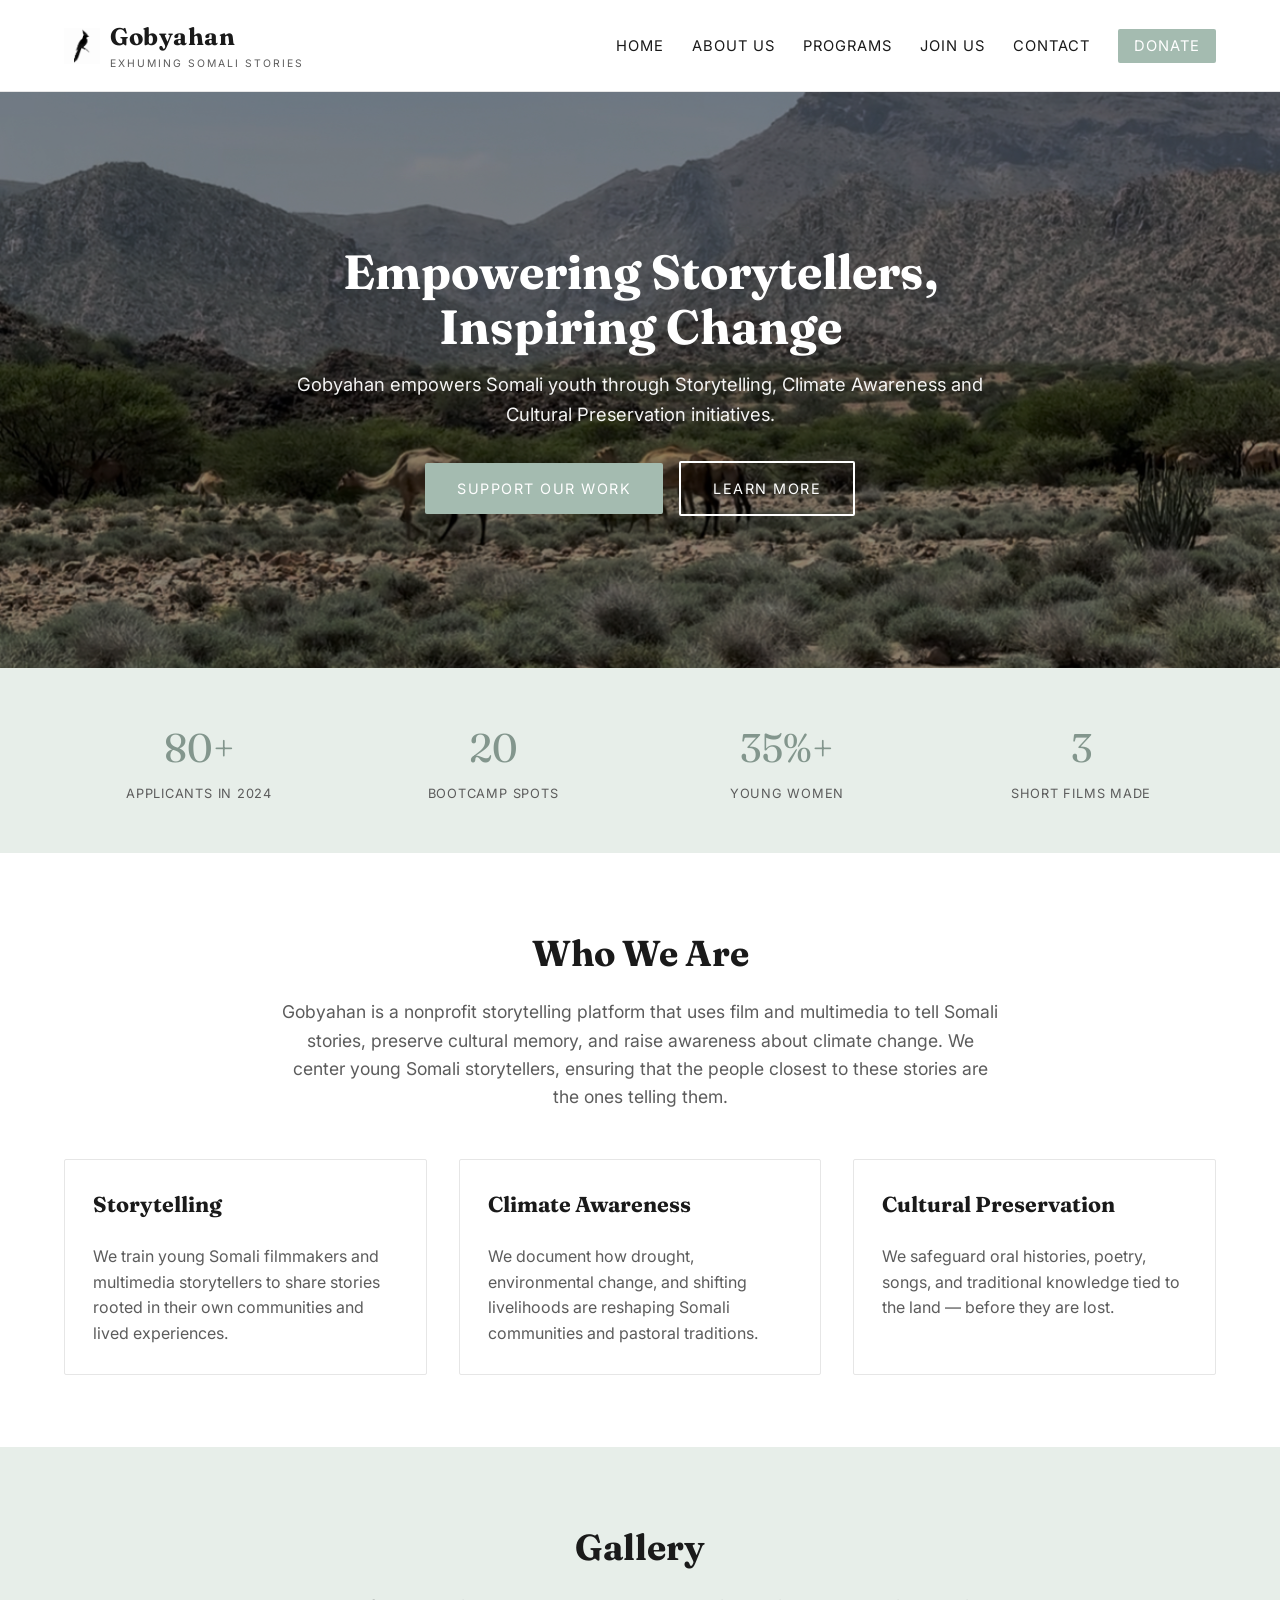
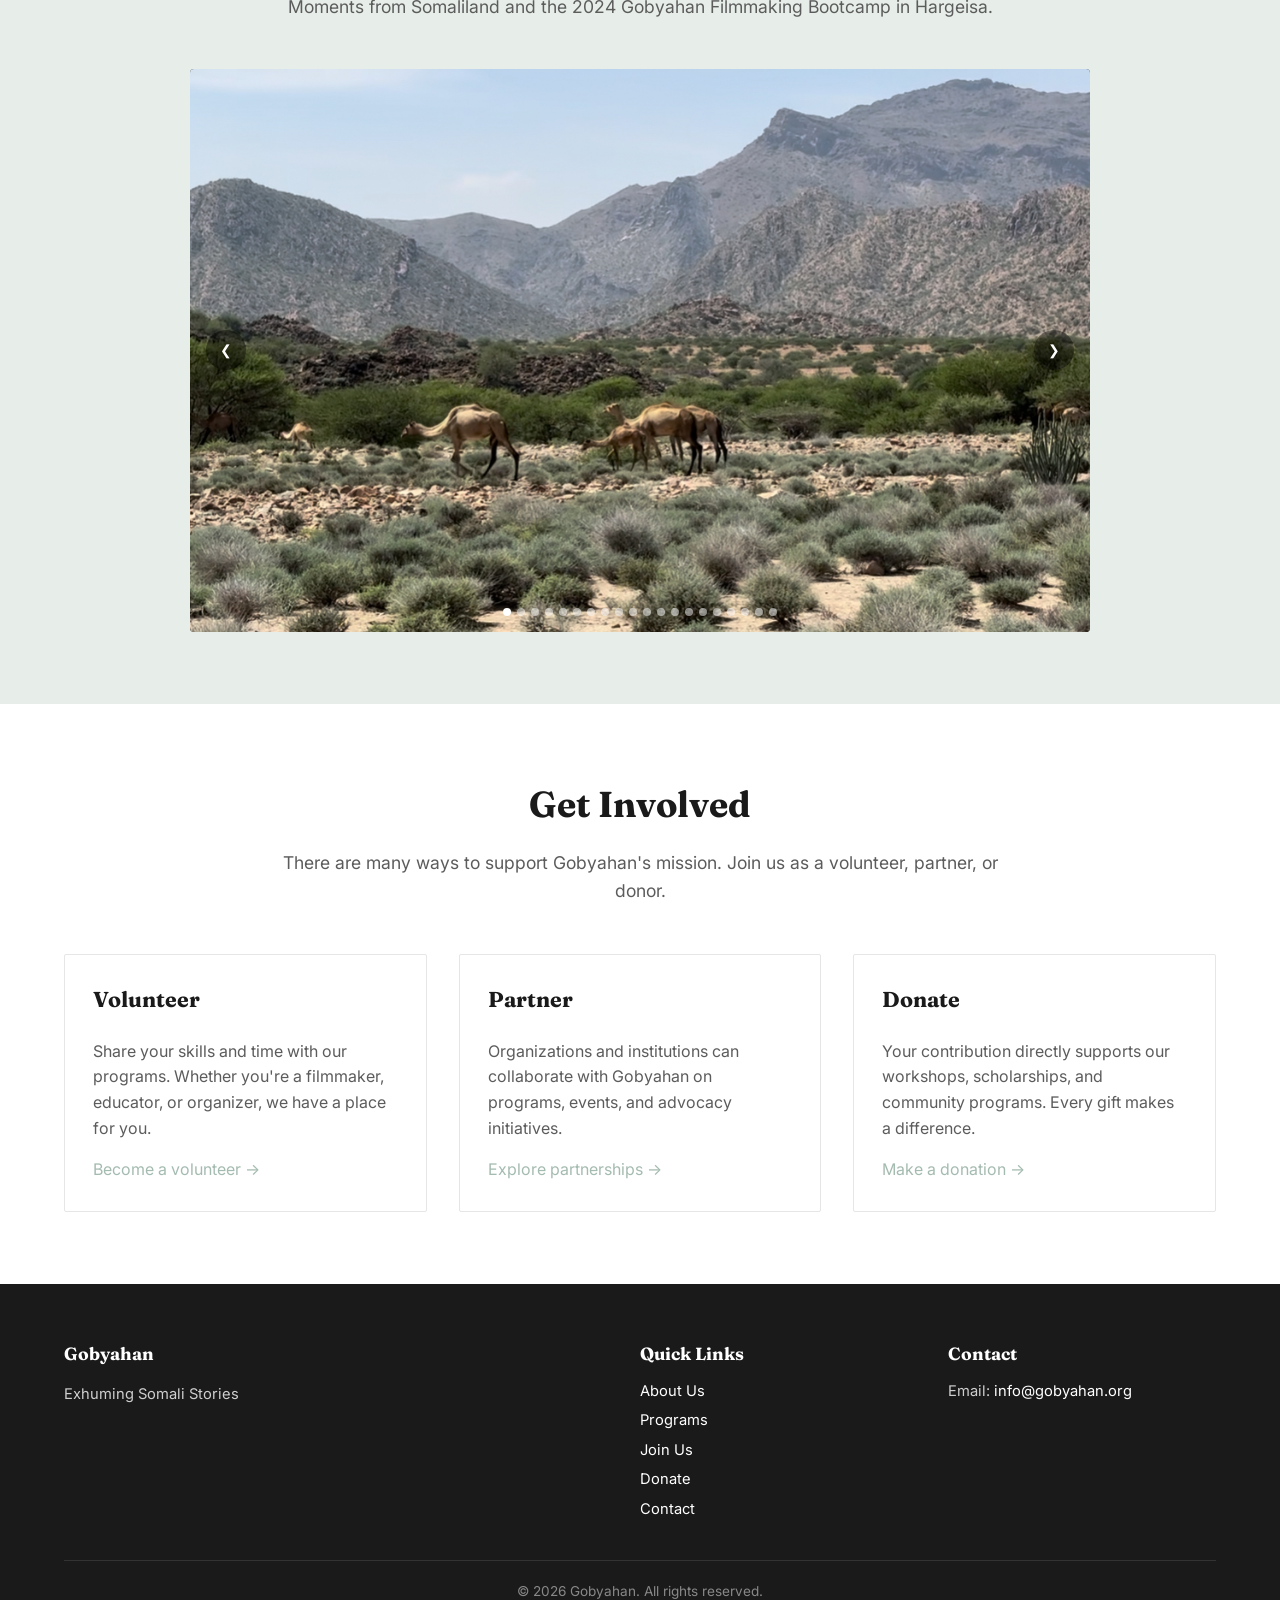
<file: index.html>
<!DOCTYPE html>
<html lang="en">
<head>
  <meta charset="UTF-8" />
  <meta name="viewport" content="width=device-width, initial-scale=1.0" />
  <title>Gobyahan — Empowering Storytellers, Inspiring Change</title>
  <meta name="description" content="Gobyahan is a non-profit storytelling platform amplifying Somali stories about climate change, lived experiences, and resilience through film and multimedia." />
  <link rel="preconnect" href="https://fonts.googleapis.com" />
  <link rel="preconnect" href="https://fonts.gstatic.com" crossorigin />
  <link href="https://fonts.googleapis.com/css2?family=Fraunces:ital,opsz,wght@0,9..144,300;0,9..144,500;0,9..144,600;1,9..144,400;1,9..144,500&family=Inter:wght@400;500;600;700&display=swap" rel="stylesheet" />
  <link rel="stylesheet" href="css/styles.css" />
</head>
<body>
  <header class="site-header">
    <div class="container">
      <a href="index.html" class="brand">
        <img src="images/gobyahan-logo.png" alt="" class="brand-logo" />
        <span class="brand-text">Gobyahan<small>Exhuming Somali Stories</small></span>
      </a>
      <button class="nav-toggle" aria-label="Open menu">&#9776;</button>
      <nav class="site-nav">
        <ul>
          <li><a href="index.html">Home</a></li>
          <li><a href="about.html">About Us</a></li>
          <li><a href="programs.html">Programs</a></li>
          <li><a href="join.html">Join Us</a></li>
          <li><a href="contact.html">Contact</a></li>
          <li><a href="donate.html" class="donate">Donate</a></li>
        </ul>
      </nav>
    </div>
  </header>

  <section class="hero">
    <div class="hero-inner">
      <h1>Empowering Storytellers, Inspiring Change</h1>
      <p>Gobyahan empowers Somali youth through Storytelling, Climate Awareness and Cultural Preservation initiatives.</p>
      <a href="donate.html" class="btn">Support Our Work</a>
      <a href="about.html" class="btn btn-outline" style="margin-left: 12px;">Learn More</a>
    </div>
  </section>

  <section class="alt stats-section">
    <div class="container">
      <div class="stats-grid">
        <div class="stat">
          <span class="stat-number">80+</span>
          <span class="stat-label">Applicants in 2024</span>
        </div>
        <div class="stat">
          <span class="stat-number">20</span>
          <span class="stat-label">Bootcamp Spots</span>
        </div>
        <div class="stat">
          <span class="stat-number">35%+</span>
          <span class="stat-label">Young Women</span>
        </div>
        <div class="stat">
          <span class="stat-number">3</span>
          <span class="stat-label">Short Films Made</span>
        </div>
      </div>
    </div>
  </section>

  <section>
    <div class="container">
      <h2 class="section-title">Who We Are</h2>
      <p class="section-lead">Gobyahan is a nonprofit storytelling platform that uses film and multimedia to tell Somali stories, preserve cultural memory, and raise awareness about climate change. We center young Somali storytellers, ensuring that the people closest to these stories are the ones telling them.</p>
      <div class="grid grid-3">
        <div class="card">
          <h3>Storytelling</h3>
          <p>We train young Somali filmmakers and multimedia storytellers to share stories rooted in their own communities and lived experiences.</p>
        </div>
        <div class="card">
          <h3>Climate Awareness</h3>
          <p>We document how drought, environmental change, and shifting livelihoods are reshaping Somali communities and pastoral traditions.</p>
        </div>
        <div class="card">
          <h3>Cultural Preservation</h3>
          <p>We safeguard oral histories, poetry, songs, and traditional knowledge tied to the land — before they are lost.</p>
        </div>
      </div>
    </div>
  </section>

  <section class="alt">
    <div class="container">
      <h2 class="section-title">Gallery</h2>
      <p class="section-lead">Moments from Somaliland and the 2024 Gobyahan Filmmaking Bootcamp in Hargeisa.</p>
      <div class="slideshow">
        <div class="slideshow-track">
          <img class="slide active" src="images/hero.jpg" alt="Camels grazing among acacia trees in the Somaliland highlands" />
          <img class="slide" src="images/our-story.jpg" alt="A Gobyahandhoore bird perched on an acacia branch" />
          <img class="slide" src="images/bootcamp-01.jpg" alt="A participant reviewing a Somali-language shooting script" />
          <img class="slide" src="images/bootcamp-02.jpg" alt="Participants reviewing footage on a camera during production" />
          <img class="slide" src="images/bootcamp-03.jpg" alt="Participants and mentors in a workshop discussion circle" />
          <img class="slide" src="images/bootcamp-04.jpg" alt="Another workshop discussion circle at the Hargeisa Cultural Center" />
          <img class="slide" src="images/bootcamp-05.jpg" alt="A crew filming on location in the Somaliland countryside" />
          <img class="slide" src="images/bootcamp-06.jpg" alt="Behind the scenes on the set of one of the bootcamp's short films" />
          <img class="slide" src="images/bootcamp-07.jpg" alt="Behind the scenes filming a hospital-room scene for a bootcamp short film" />
          <img class="slide" src="images/bootcamp-08.jpg" alt="An audience watching a film screening at the Hargeisa Cultural Center" />
          <img class="slide" src="images/bootcamp-09.jpg" alt="The 2024 bootcamp cohort and crew together at the Hargeisa Cultural Center" />
          <img class="slide" src="images/gallery-01.jpg" alt="A camel herd resting under an acacia tree in Somaliland" />
          <img class="slide" src="images/gallery-02.jpg" alt="Camels grazing with mountains in the background" />
          <img class="slide" src="images/gallery-03.jpg" alt="Closeup of camel milking, a traditional pastoral livelihood" />
          <img class="slide" src="images/gallery-04.jpg" alt="A woman holding a bucket of fresh camel milk" />
          <img class="slide" src="images/gallery-05.jpg" alt="A workshop discussion circle with bootcamp participants" />
          <img class="slide" src="images/gallery-06.jpg" alt="The bootcamp cohort gathered at the Hargeisa Cultural Center" />
          <img class="slide" src="images/gallery-07.jpg" alt="A crew filming on a hillside in Somaliland" />
          <img class="slide" src="images/gallery-08.jpg" alt="A crew filming at night on location" />
          <img class="slide" src="images/gallery-09.jpg" alt="A crew filming at a compound gate in Somaliland" />
        </div>
        <button class="slideshow-arrow prev" aria-label="Previous photo">&#10094;</button>
        <button class="slideshow-arrow next" aria-label="Next photo">&#10095;</button>
        <div class="slideshow-dots"></div>
      </div>
    </div>
  </section>

  <section>
    <div class="container">
      <h2 class="section-title">Get Involved</h2>
      <p class="section-lead">There are many ways to support Gobyahan's mission. Join us as a volunteer, partner, or donor.</p>
      <div class="grid grid-3">
        <div class="card">
          <h3>Volunteer</h3>
          <p>Share your skills and time with our programs. Whether you're a filmmaker, educator, or organizer, we have a place for you.</p>
          <p><a href="join.html">Become a volunteer →</a></p>
        </div>
        <div class="card">
          <h3>Partner</h3>
          <p>Organizations and institutions can collaborate with Gobyahan on programs, events, and advocacy initiatives.</p>
          <p><a href="join.html">Explore partnerships →</a></p>
        </div>
        <div class="card">
          <h3>Donate</h3>
          <p>Your contribution directly supports our workshops, scholarships, and community programs. Every gift makes a difference.</p>
          <p><a href="donate.html">Make a donation →</a></p>
        </div>
      </div>
    </div>
  </section>

  <footer class="site-footer">
    <div class="container">
      <div class="footer-grid">
        <div>
          <h4>Gobyahan</h4>
          <p>Exhuming Somali Stories</p>
        </div>
        <div>
          <h4>Quick Links</h4>
          <ul>
            <li><a href="about.html">About Us</a></li>
            <li><a href="programs.html">Programs</a></li>
            <li><a href="join.html">Join Us</a></li>
            <li><a href="donate.html">Donate</a></li>
            <li><a href="contact.html">Contact</a></li>
          </ul>
        </div>
        <div>
          <h4>Contact</h4>
          <ul>
            <li>Email: <a href="mailto:info@gobyahan.org">info@gobyahan.org</a></li>
          </ul>
        </div>
      </div>
      <div class="footer-bottom">
        &copy; <span id="year">2026</span> Gobyahan. All rights reserved.
      </div>
    </div>
  </footer>

  <script src="js/main.js"></script>
  <script>document.getElementById('year').textContent = new Date().getFullYear();</script>
</body>
</html>
</file>
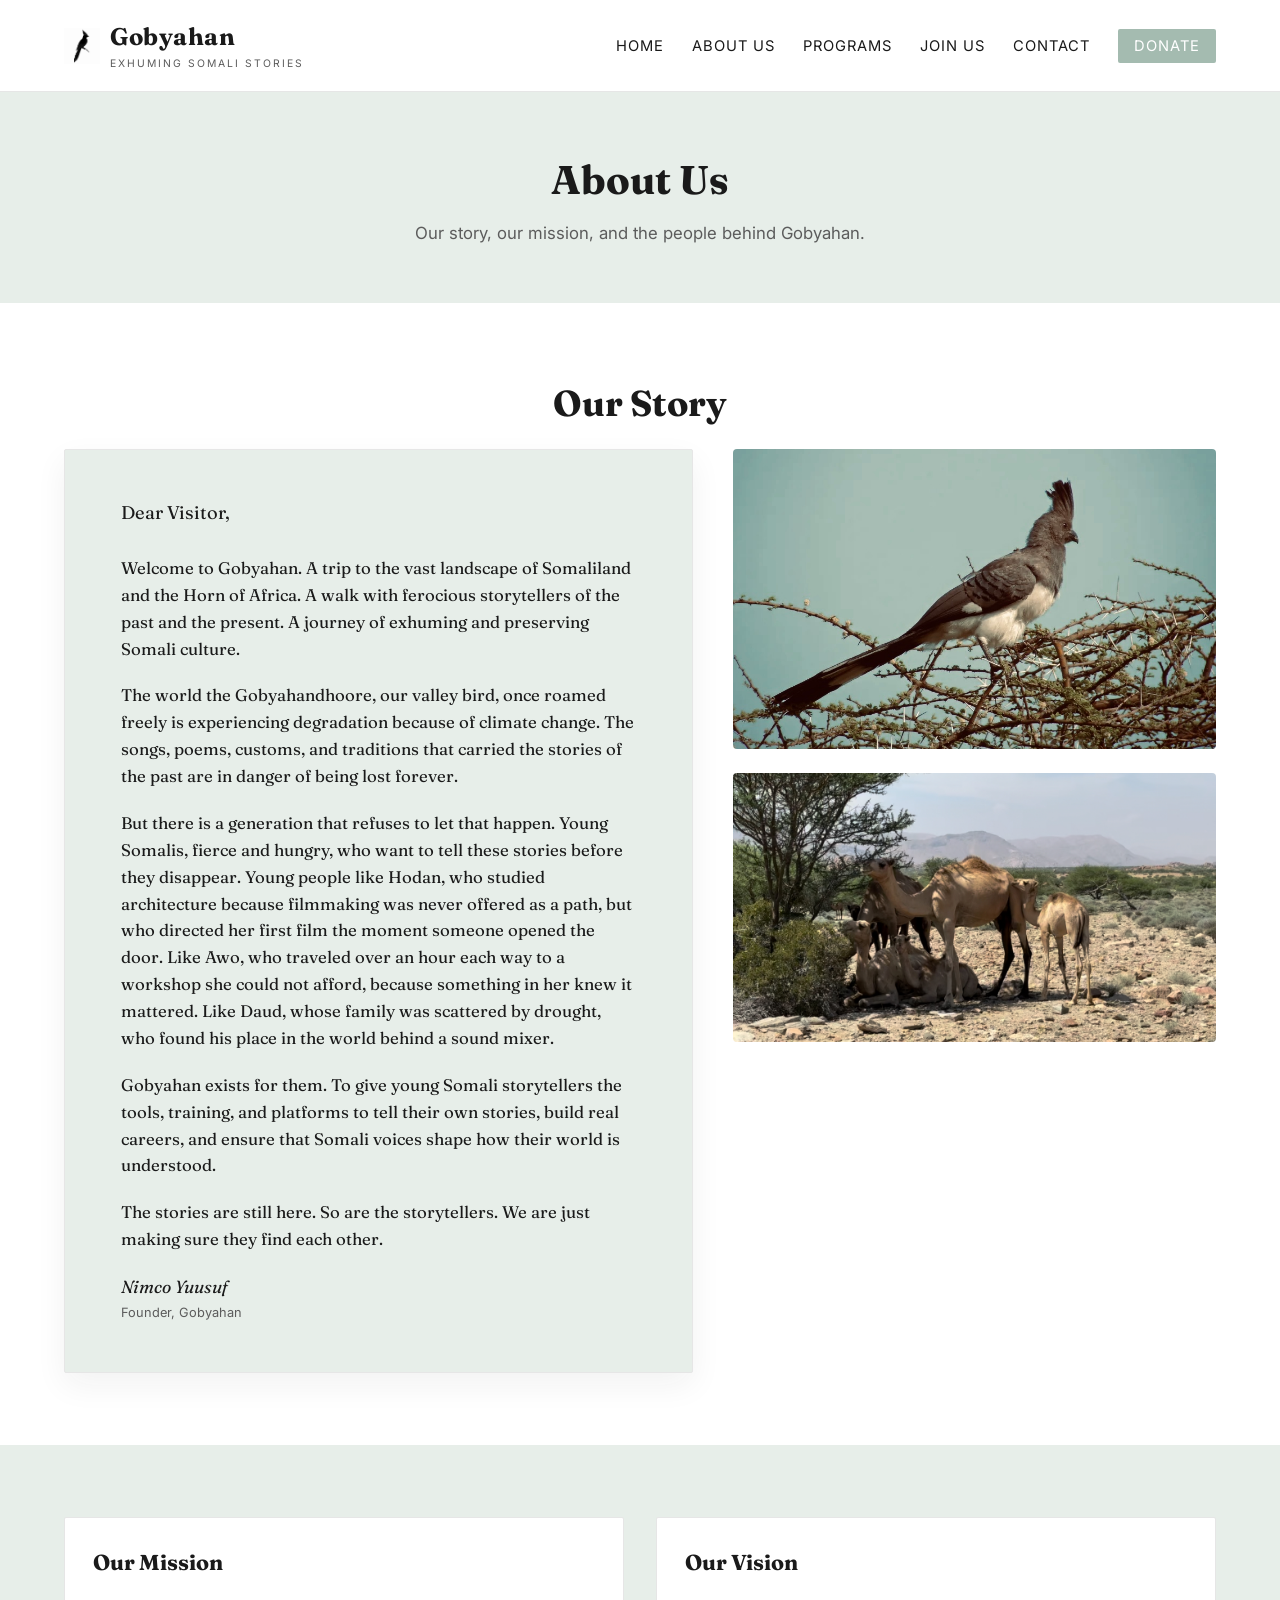
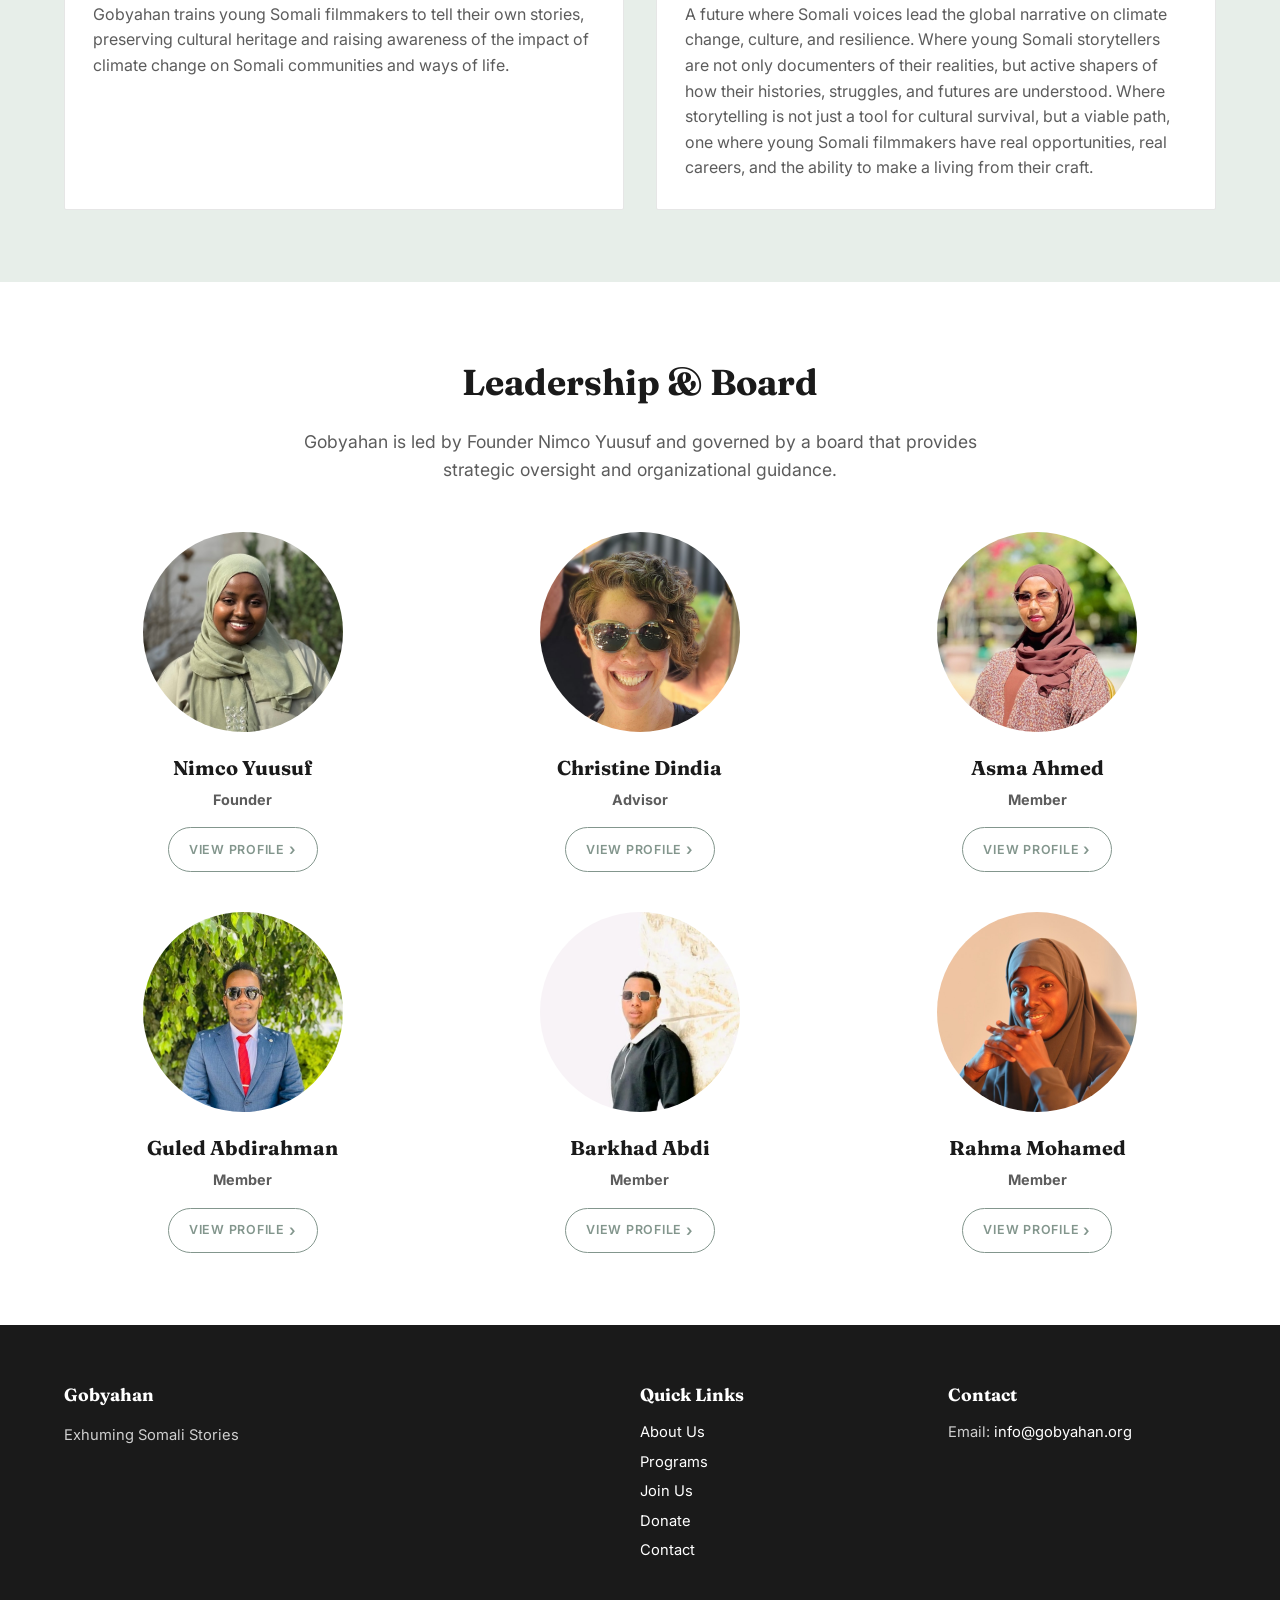
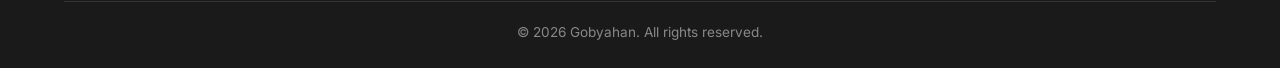
<file: about.html>
<!DOCTYPE html>
<html lang="en">
<head>
  <meta charset="UTF-8" />
  <meta name="viewport" content="width=device-width, initial-scale=1.0" />
  <title>About Us — Gobyahan</title>
  <meta name="description" content="Our story, mission, vision, and the leaders behind Gobyahan — a Somali-led storytelling platform for climate, culture, and community." />
  <link rel="preconnect" href="https://fonts.googleapis.com" />
  <link rel="preconnect" href="https://fonts.gstatic.com" crossorigin />
  <link href="https://fonts.googleapis.com/css2?family=Fraunces:ital,opsz,wght@0,9..144,300;0,9..144,500;0,9..144,600;1,9..144,400;1,9..144,500&family=Inter:wght@400;500;600;700&display=swap" rel="stylesheet" />
  <link rel="stylesheet" href="css/styles.css" />
</head>
<body>
  <header class="site-header">
    <div class="container">
      <a href="index.html" class="brand">
        <img src="images/gobyahan-logo.png" alt="" class="brand-logo" />
        <span class="brand-text">Gobyahan<small>Exhuming Somali Stories</small></span>
      </a>
      <button class="nav-toggle" aria-label="Open menu">&#9776;</button>
      <nav class="site-nav">
        <ul>
          <li><a href="index.html">Home</a></li>
          <li><a href="about.html">About Us</a></li>
          <li><a href="programs.html">Programs</a></li>
          <li><a href="join.html">Join Us</a></li>
          <li><a href="contact.html">Contact</a></li>
          <li><a href="donate.html" class="donate">Donate</a></li>
        </ul>
      </nav>
    </div>
  </header>

  <div class="page-header">
    <div class="container">
      <h1>About Us</h1>
      <p>Our story, our mission, and the people behind Gobyahan.</p>
    </div>
  </div>

  <section>
    <div class="container">
      <h2 class="section-title">Our Story</h2>
      <div class="story-grid">
        <div class="letter">
          <p class="letter-salutation">Dear Visitor,</p>
          <p>Welcome to Gobyahan. A trip to the vast landscape of Somaliland and the Horn of Africa. A walk with ferocious storytellers of the past and the present. A journey of exhuming and preserving Somali culture.</p>
          <p>The world the Gobyahandhoore, our valley bird, once roamed freely is experiencing degradation because of climate change. The songs, poems, customs, and traditions that carried the stories of the past are in danger of being lost forever.</p>
          <p>But there is a generation that refuses to let that happen. Young Somalis, fierce and hungry, who want to tell these stories before they disappear. Young people like Hodan, who studied architecture because filmmaking was never offered as a path, but who directed her first film the moment someone opened the door. Like Awo, who traveled over an hour each way to a workshop she could not afford, because something in her knew it mattered. Like Daud, whose family was scattered by drought, who found his place in the world behind a sound mixer.</p>
          <p>Gobyahan exists for them. To give young Somali storytellers the tools, training, and platforms to tell their own stories, build real careers, and ensure that Somali voices shape how their world is understood.</p>
          <p>The stories are still here. So are the storytellers. We are just making sure they find each other.</p>
          <p class="letter-signature letter-signoff">Nimco Yuusuf<small>Founder, Gobyahan</small></p>
        </div>
        <div class="story-media">
          <img class="story-image" src="images/our-story.jpg" alt="A Gobyahandhoore bird perched on an acacia branch in Somaliland" />
          <img class="story-image" src="images/gallery-02.jpg" alt="Camels grazing with the Somaliland mountains in the background" />
        </div>
      </div>
    </div>
  </section>

  <section class="alt">
    <div class="container">
      <div class="grid grid-2">
        <div class="card">
          <h3>Our Mission</h3>
          <p>Gobyahan trains young Somali filmmakers to tell their own stories, preserving cultural heritage and raising awareness of the impact of climate change on Somali communities and ways of life.</p>
        </div>
        <div class="card">
          <h3>Our Vision</h3>
          <p>A future where Somali voices lead the global narrative on climate change, culture, and resilience. Where young Somali storytellers are not only documenters of their realities, but active shapers of how their histories, struggles, and futures are understood. Where storytelling is not just a tool for cultural survival, but a viable path, one where young Somali filmmakers have real opportunities, real careers, and the ability to make a living from their craft.</p>
        </div>
      </div>
    </div>
  </section>

  <section>
    <div class="container">
      <h2 class="section-title">Leadership &amp; Board</h2>
      <p class="section-lead">Gobyahan is led by Founder Nimco Yuusuf and governed by a board that provides strategic oversight and organizational guidance.</p>
      <div class="board-grid">
        <div class="board-member">
          <div class="board-card" role="button" tabindex="0" data-modal-target="modal-nimco">
            <img class="avatar-img" src="images/nimco-headshot.jpg" alt="Nimco Yuusuf" />
            <h4>Nimco Yuusuf</h4>
            <span class="board-role"><strong>Founder</strong></span>
            <span class="board-toggle-label">View Profile <span class="chevron" aria-hidden="true">&#8250;</span></span>
          </div>
        </div>
        <div class="board-member">
          <div class="board-card" role="button" tabindex="0" data-modal-target="modal-christine">
            <img class="avatar-img" src="images/christine-headshot.jpg" alt="Christine Dindia" />
            <h4>Christine Dindia</h4>
            <span class="board-role"><strong>Advisor</strong></span>
            <span class="board-toggle-label">View Profile <span class="chevron" aria-hidden="true">&#8250;</span></span>
          </div>
        </div>
        <div class="board-member">
          <div class="board-card" role="button" tabindex="0" data-modal-target="modal-asma">
            <img class="avatar-img" src="images/asma-headshot.jpg" alt="Asma Ahmed" />
            <h4>Asma Ahmed</h4>
            <span class="board-role"><strong>Member</strong></span>
            <span class="board-toggle-label">View Profile <span class="chevron" aria-hidden="true">&#8250;</span></span>
          </div>
        </div>
        <div class="board-member">
          <div class="board-card" role="button" tabindex="0" data-modal-target="modal-guled">
            <img class="avatar-img" src="images/guled-headshot.jpg" alt="Guled Abdirahman" />
            <h4>Guled Abdirahman</h4>
            <span class="board-role"><strong>Member</strong></span>
            <span class="board-toggle-label">View Profile <span class="chevron" aria-hidden="true">&#8250;</span></span>
          </div>
        </div>
        <div class="board-member">
          <div class="board-card" role="button" tabindex="0" data-modal-target="modal-barkhad">
            <img class="avatar-img" src="images/barkhad-headshot.jpg" alt="Barkhad Abdi" />
            <h4>Barkhad Abdi</h4>
            <span class="board-role"><strong>Member</strong></span>
            <span class="board-toggle-label">View Profile <span class="chevron" aria-hidden="true">&#8250;</span></span>
          </div>
        </div>
        <div class="board-member">
          <div class="board-card" role="button" tabindex="0" data-modal-target="modal-rahma">
            <img class="avatar-img" src="images/rahma-headshot.jpg" alt="Rahma Mohamed" />
            <h4>Rahma Mohamed</h4>
            <span class="board-role"><strong>Member</strong></span>
            <span class="board-toggle-label">View Profile <span class="chevron" aria-hidden="true">&#8250;</span></span>
          </div>
        </div>
      </div>
    </div>
  </section>

  <div class="board-modal" id="modal-nimco" hidden>
    <div class="board-modal-backdrop" data-modal-close></div>
    <div class="board-modal-panel" role="dialog" aria-modal="true" aria-labelledby="modal-nimco-title">
      <button class="board-modal-close" data-modal-close aria-label="Close">&times;</button>
      <div class="board-modal-media">
        <img class="board-modal-photo" src="images/nimco-headshot.jpg" alt="Nimco Yuusuf" />
      </div>
      <div class="board-modal-body">
        <h3 id="modal-nimco-title">Nimco Yuusuf</h3>
        <p class="board-role"><strong>Founder</strong></p>
        <p>Nimco Yuusuf is a filmmaker from Somaliland whose work is rooted in Somali oral storytelling traditions and explores themes of identity, culture, migration, and belonging. She holds an MFA in Film Production from Ohio University, is a Mastercard Foundation Scholar, and is a recipient of the Ohio Legislative Service Commission Media Fellowship.</p>
        <p>Her films have screened nationally and internationally. <em>My Mother's Daughter</em> premiered at the Athens International Video and Film Festival. <em>Henna Stain</em> screened at national and international festivals and was nominated for Ohio Shorts 2025. She is currently in post production on <em>Xergayn</em>, a documentary following a Somali truck driver in Ohio whose nomadic upbringing mirrors the mobility and isolation of his current profession.</p>
        <p>She founded Gobyahan because she believes that the people closest to a story should have the opportunity to tell it themselves.</p>
      </div>
    </div>
  </div>

  <div class="board-modal" id="modal-christine" hidden>
    <div class="board-modal-backdrop" data-modal-close></div>
    <div class="board-modal-panel" role="dialog" aria-modal="true" aria-labelledby="modal-christine-title">
      <button class="board-modal-close" data-modal-close aria-label="Close">&times;</button>
      <div class="board-modal-media">
        <img class="board-modal-photo" src="images/christine-headshot.jpg" alt="Christine Dindia" />
      </div>
      <div class="board-modal-body">
        <h3 id="modal-christine-title">Christine Dindia</h3>
        <p class="board-role"><strong>Advisor</strong></p>
        <p>Christine Dindia is a project and operations professional with extensive experience in program management, organizational operations, and strategic communications across nonprofit and education settings. She has held leadership roles including Marketing Director at The First Tee of Silicon Valley, Operations Officer at the University of California Santa Cruz, and Compliance and Special Projects Senior Manager at Daybreak. As an advisor, she supports Gobyahan's strategic planning, partnerships, and program execution.</p>
      </div>
    </div>
  </div>

  <div class="board-modal" id="modal-asma" hidden>
    <div class="board-modal-backdrop" data-modal-close></div>
    <div class="board-modal-panel" role="dialog" aria-modal="true" aria-labelledby="modal-asma-title">
      <button class="board-modal-close" data-modal-close aria-label="Close">&times;</button>
      <div class="board-modal-media">
        <img class="board-modal-photo" src="images/asma-headshot.jpg" alt="Asma Ahmed" />
      </div>
      <div class="board-modal-body">
        <h3 id="modal-asma-title">Asma Ahmed</h3>
        <p class="board-role"><strong>Member</strong></p>
        <p>Asma Ahmed is a communications and public administration professional with more than eight years of experience at Somaliland's Ministry of Information and National Guidance. Her work spans public reporting, media broadcasting, and coordinating the Ministry's executive office. She brings deep knowledge of media and public institutions to Gobyahan, helping connect young storytellers with the wider public sphere.</p>
      </div>
    </div>
  </div>

  <div class="board-modal" id="modal-guled" hidden>
    <div class="board-modal-backdrop" data-modal-close></div>
    <div class="board-modal-panel" role="dialog" aria-modal="true" aria-labelledby="modal-guled-title">
      <button class="board-modal-close" data-modal-close aria-label="Close">&times;</button>
      <div class="board-modal-media">
        <img class="board-modal-photo" src="images/guled-headshot.jpg" alt="Guled Abdirahman" />
      </div>
      <div class="board-modal-body">
        <h3 id="modal-guled-title">Guled Abdirahman</h3>
        <p class="board-role"><strong>Member</strong></p>
        <p>Guled Abdirahman is a medical doctor and public health consultant with more than six years of experience leading health programs with international organizations. His work has included national immunization campaigns, cold chain logistics, and UNICEF's COVID-19 vaccine rollout through COVAX. He brings experience managing large programs and substantial budgets to Gobyahan's governance.</p>
      </div>
    </div>
  </div>

  <div class="board-modal" id="modal-barkhad" hidden>
    <div class="board-modal-backdrop" data-modal-close></div>
    <div class="board-modal-panel" role="dialog" aria-modal="true" aria-labelledby="modal-barkhad-title">
      <button class="board-modal-close" data-modal-close aria-label="Close">&times;</button>
      <div class="board-modal-media">
        <img class="board-modal-photo" src="images/barkhad-headshot.jpg" alt="Barkhad Abdi" />
      </div>
      <div class="board-modal-body">
        <h3 id="modal-barkhad-title">Barkhad Abdi</h3>
        <p class="board-role"><strong>Member</strong></p>
        <p>Barkhad Abdi holds a degree in Business Administration from the European University of Bangladesh, where he graduated in 2023. He brings strong organizational skills and a commitment to integrity to Gobyahan's governance.</p>
      </div>
    </div>
  </div>

  <div class="board-modal" id="modal-rahma" hidden>
    <div class="board-modal-backdrop" data-modal-close></div>
    <div class="board-modal-panel" role="dialog" aria-modal="true" aria-labelledby="modal-rahma-title">
      <button class="board-modal-close" data-modal-close aria-label="Close">&times;</button>
      <div class="board-modal-media">
        <img class="board-modal-photo" src="images/rahma-headshot.jpg" alt="Rahma Mohamed" />
      </div>
      <div class="board-modal-body">
        <h3 id="modal-rahma-title">Rahma Mohamed</h3>
        <p class="board-role"><strong>Member</strong></p>
        <p>Rahma Mohamed is a storyteller, graphic designer, and video producer with more than four years of experience in visual storytelling, branding, and digital content. Her skills span scriptwriting, video editing, and social media marketing, and she spent a year volunteering across marketing at Somtel. She is an alumna of Gobyahan's 2024 filmmaking pilot.</p>
      </div>
    </div>
  </div>

  <footer class="site-footer">
    <div class="container">
      <div class="footer-grid">
        <div>
          <h4>Gobyahan</h4>
          <p>Exhuming Somali Stories</p>
        </div>
        <div>
          <h4>Quick Links</h4>
          <ul>
            <li><a href="about.html">About Us</a></li>
            <li><a href="programs.html">Programs</a></li>
            <li><a href="join.html">Join Us</a></li>
            <li><a href="donate.html">Donate</a></li>
            <li><a href="contact.html">Contact</a></li>
          </ul>
        </div>
        <div>
          <h4>Contact</h4>
          <ul>
            <li>Email: <a href="mailto:info@gobyahan.org">info@gobyahan.org</a></li>
          </ul>
        </div>
      </div>
      <div class="footer-bottom">
        &copy; <span id="year">2026</span> Gobyahan. All rights reserved.
      </div>
    </div>
  </footer>

  <script src="js/main.js"></script>
  <script>document.getElementById('year').textContent = new Date().getFullYear();</script>
</body>
</html>
</file>
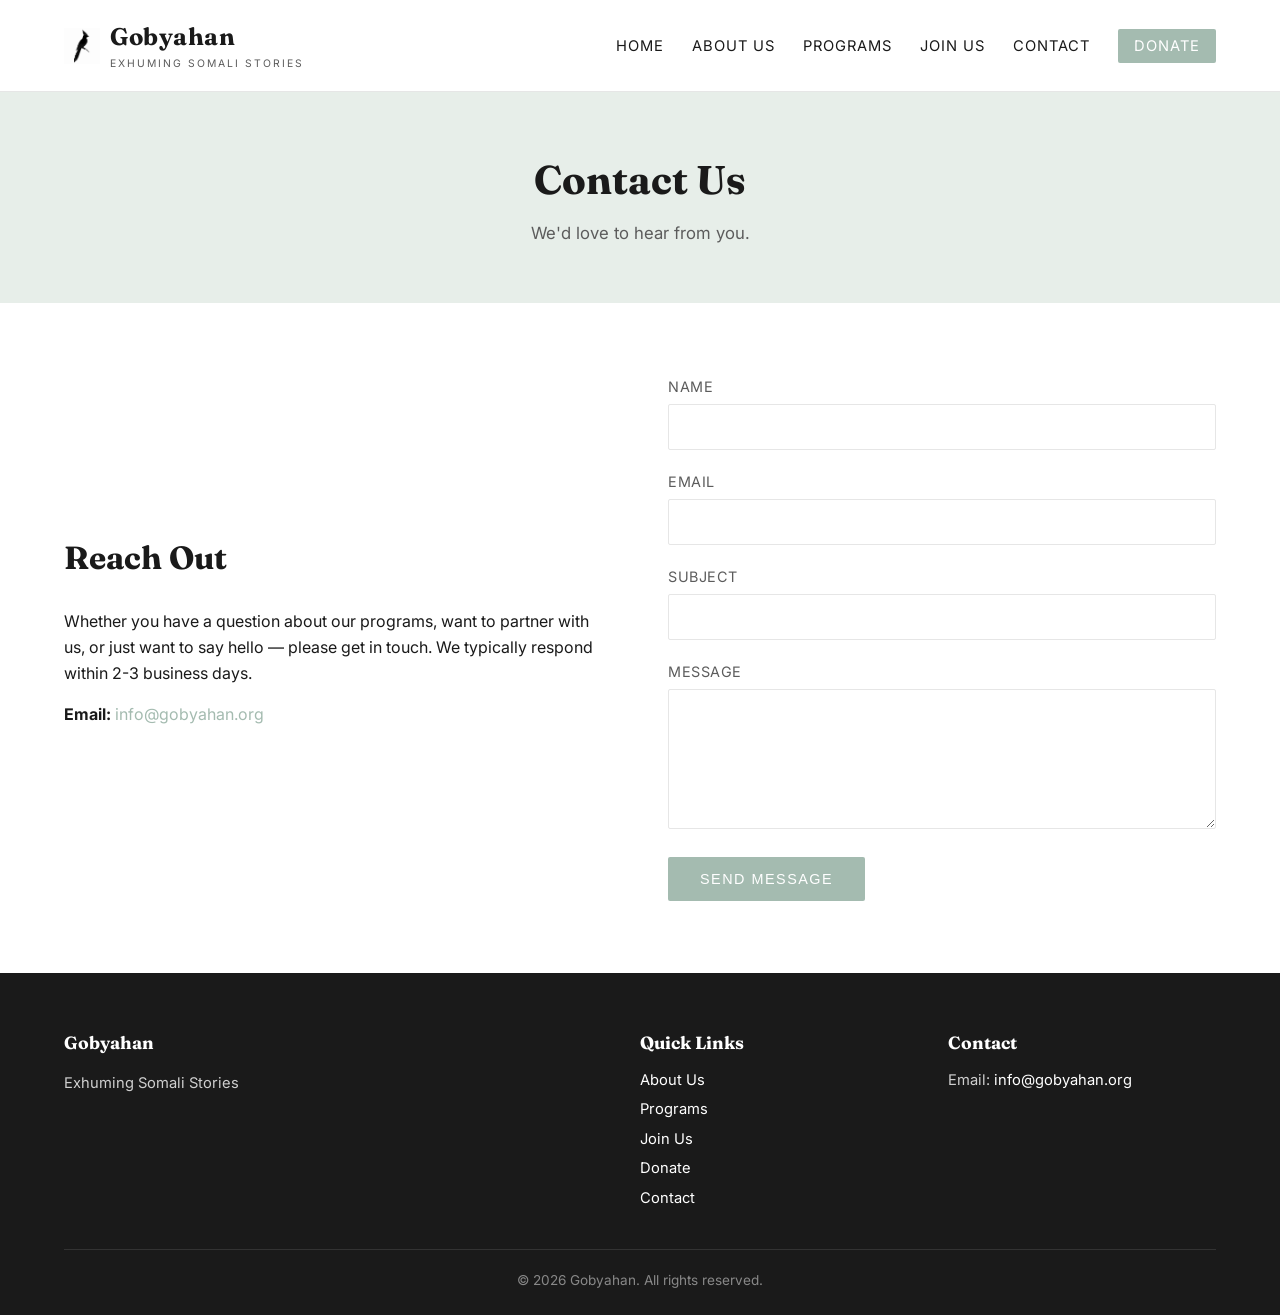
<file: contact.html>
<!DOCTYPE html>
<html lang="en">
<head>
  <meta charset="UTF-8" />
  <meta name="viewport" content="width=device-width, initial-scale=1.0" />
  <title>Contact — Gobyahan</title>
  <meta name="description" content="Get in touch with Gobyahan." />
  <link rel="preconnect" href="https://fonts.googleapis.com" />
  <link rel="preconnect" href="https://fonts.gstatic.com" crossorigin />
  <link href="https://fonts.googleapis.com/css2?family=Fraunces:ital,opsz,wght@0,9..144,300;0,9..144,500;0,9..144,600;1,9..144,400;1,9..144,500&family=Inter:wght@400;500;600;700&display=swap" rel="stylesheet" />
  <link rel="stylesheet" href="css/styles.css" />
</head>
<body>
  <header class="site-header">
    <div class="container">
      <a href="index.html" class="brand">
        <img src="images/gobyahan-logo.png" alt="" class="brand-logo" />
        <span class="brand-text">Gobyahan<small>Exhuming Somali Stories</small></span>
      </a>
      <button class="nav-toggle" aria-label="Open menu">&#9776;</button>
      <nav class="site-nav">
        <ul>
          <li><a href="index.html">Home</a></li>
          <li><a href="about.html">About Us</a></li>
          <li><a href="programs.html">Programs</a></li>
          <li><a href="join.html">Join Us</a></li>
          <li><a href="contact.html">Contact</a></li>
          <li><a href="donate.html" class="donate">Donate</a></li>
        </ul>
      </nav>
    </div>
  </header>

  <div class="page-header">
    <div class="container">
      <h1>Contact Us</h1>
      <p>We'd love to hear from you.</p>
    </div>
  </div>

  <section>
    <div class="container">
      <div class="two-col">
        <div>
          <h2>Reach Out</h2>
          <p>Whether you have a question about our programs, want to partner with us, or just want to say hello — please get in touch. We typically respond within 2-3 business days.</p>
          <p><strong>Email:</strong> <a href="mailto:info@gobyahan.org">info@gobyahan.org</a></p>
        </div>
        <div>
          <form data-ajax action="https://formsubmit.co/info@gobyahan.org" method="POST">
            <input type="hidden" name="_subject" value="Gobyahan — Contact form submission" />
            <input type="hidden" name="_template" value="box" />
            <input type="hidden" name="_captcha" value="false" />
            <div class="form-row">
              <label for="cname">Name</label>
              <input type="text" id="cname" name="name" required />
            </div>
            <div class="form-row">
              <label for="cemail">Email</label>
              <input type="email" id="cemail" name="email" required />
            </div>
            <div class="form-row">
              <label for="csubject">Subject</label>
              <input type="text" id="csubject" name="subject" />
            </div>
            <div class="form-row">
              <label for="cmessage">Message</label>
              <textarea id="cmessage" name="message" required></textarea>
            </div>
            <button type="submit" class="btn">Send Message</button>
          </form>
        </div>
      </div>
    </div>
  </section>

  <footer class="site-footer">
    <div class="container">
      <div class="footer-grid">
        <div>
          <h4>Gobyahan</h4>
          <p>Exhuming Somali Stories</p>
        </div>
        <div>
          <h4>Quick Links</h4>
          <ul>
            <li><a href="about.html">About Us</a></li>
            <li><a href="programs.html">Programs</a></li>
            <li><a href="join.html">Join Us</a></li>
            <li><a href="donate.html">Donate</a></li>
            <li><a href="contact.html">Contact</a></li>
          </ul>
        </div>
        <div>
          <h4>Contact</h4>
          <ul>
            <li>Email: <a href="mailto:info@gobyahan.org">info@gobyahan.org</a></li>
          </ul>
        </div>
      </div>
      <div class="footer-bottom">
        &copy; <span id="year">2026</span> Gobyahan. All rights reserved.
      </div>
    </div>
  </footer>

  <script src="js/main.js"></script>
  <script>document.getElementById('year').textContent = new Date().getFullYear();</script>
</body>
</html>
</file>
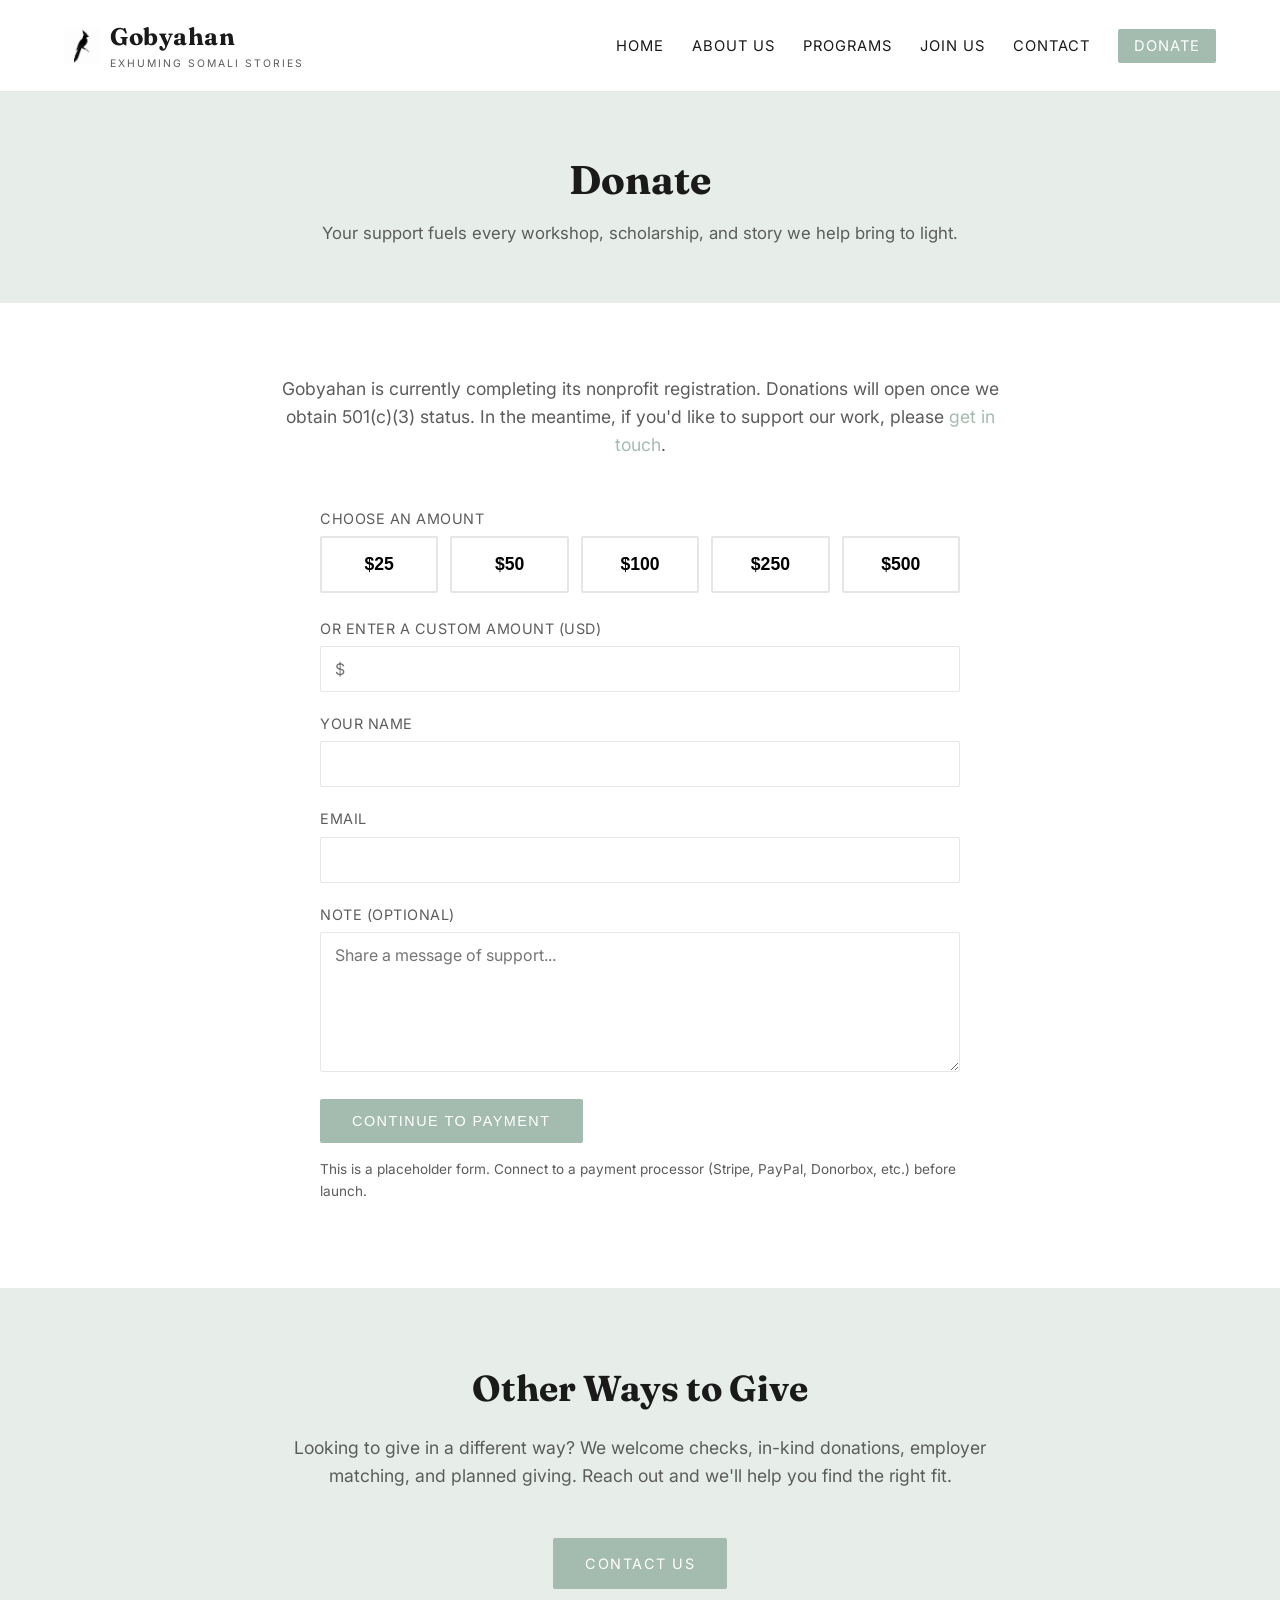
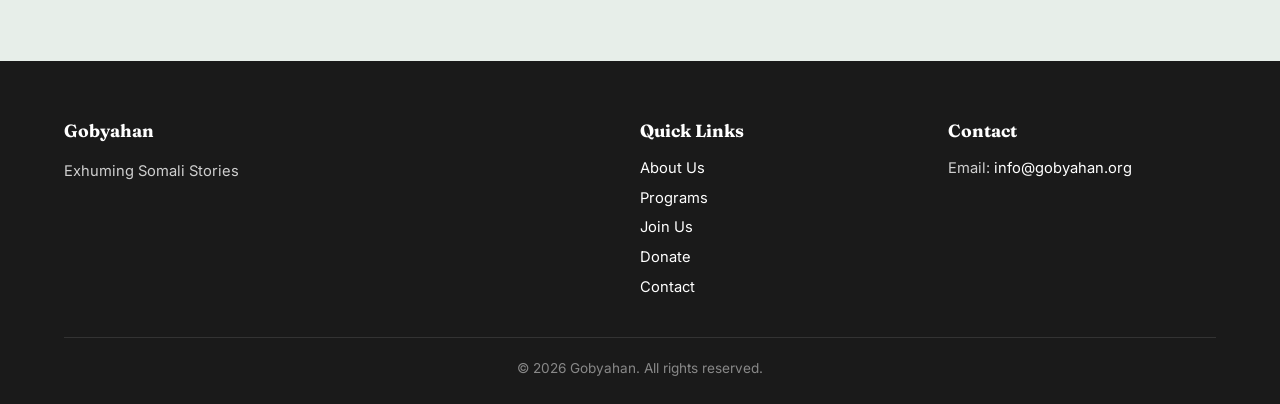
<file: donate.html>
<!DOCTYPE html>
<html lang="en">
<head>
  <meta charset="UTF-8" />
  <meta name="viewport" content="width=device-width, initial-scale=1.0" />
  <title>Donate — Gobyahan</title>
  <meta name="description" content="Support Gobyahan's work with Somali youth in storytelling, climate awareness, and cultural preservation." />
  <link rel="preconnect" href="https://fonts.googleapis.com" />
  <link rel="preconnect" href="https://fonts.gstatic.com" crossorigin />
  <link href="https://fonts.googleapis.com/css2?family=Fraunces:ital,opsz,wght@0,9..144,300;0,9..144,500;0,9..144,600;1,9..144,400;1,9..144,500&family=Inter:wght@400;500;600;700&display=swap" rel="stylesheet" />
  <link rel="stylesheet" href="css/styles.css" />
</head>
<body>
  <header class="site-header">
    <div class="container">
      <a href="index.html" class="brand">
        <img src="images/gobyahan-logo.png" alt="" class="brand-logo" />
        <span class="brand-text">Gobyahan<small>Exhuming Somali Stories</small></span>
      </a>
      <button class="nav-toggle" aria-label="Open menu">&#9776;</button>
      <nav class="site-nav">
        <ul>
          <li><a href="index.html">Home</a></li>
          <li><a href="about.html">About Us</a></li>
          <li><a href="programs.html">Programs</a></li>
          <li><a href="join.html">Join Us</a></li>
          <li><a href="contact.html">Contact</a></li>
          <li><a href="donate.html" class="donate">Donate</a></li>
        </ul>
      </nav>
    </div>
  </header>

  <div class="page-header">
    <div class="container">
      <h1>Donate</h1>
      <p>Your support fuels every workshop, scholarship, and story we help bring to light.</p>
    </div>
  </div>

  <section>
    <div class="container">
      <p class="section-lead">Gobyahan is currently completing its nonprofit registration. Donations will open once we obtain 501(c)(3) status. In the meantime, if you'd like to support our work, please <a href="contact.html">get in touch</a>.</p>

      <form data-demo>
        <div class="form-row">
          <label>Choose an amount</label>
          <div class="donate-amounts">
            <button type="button" data-amount="25">$25</button>
            <button type="button" data-amount="50">$50</button>
            <button type="button" data-amount="100">$100</button>
            <button type="button" data-amount="250">$250</button>
            <button type="button" data-amount="500">$500</button>
          </div>
        </div>
        <div class="form-row">
          <label for="donate-custom">Or enter a custom amount (USD)</label>
          <input type="text" id="donate-custom" name="amount" placeholder="$" />
        </div>
        <div class="form-row">
          <label for="donor-name">Your Name</label>
          <input type="text" id="donor-name" name="name" required />
        </div>
        <div class="form-row">
          <label for="donor-email">Email</label>
          <input type="email" id="donor-email" name="email" required />
        </div>
        <div class="form-row">
          <label for="donor-message">Note (optional)</label>
          <textarea id="donor-message" name="message" placeholder="Share a message of support..."></textarea>
        </div>
        <button type="submit" class="btn">Continue to Payment</button>
        <p style="font-size: 0.85rem; color: var(--color-muted); margin-top: 16px;">
          This is a placeholder form. Connect to a payment processor (Stripe, PayPal, Donorbox, etc.) before launch.
        </p>
      </form>
    </div>
  </section>

  <section class="alt">
    <div class="container" style="text-align: center;">
      <h2 class="section-title">Other Ways to Give</h2>
      <p class="section-lead">Looking to give in a different way? We welcome checks, in-kind donations, employer matching, and planned giving. Reach out and we'll help you find the right fit.</p>
      <a href="contact.html" class="btn">Contact Us</a>
    </div>
  </section>

  <footer class="site-footer">
    <div class="container">
      <div class="footer-grid">
        <div>
          <h4>Gobyahan</h4>
          <p>Exhuming Somali Stories</p>
        </div>
        <div>
          <h4>Quick Links</h4>
          <ul>
            <li><a href="about.html">About Us</a></li>
            <li><a href="programs.html">Programs</a></li>
            <li><a href="join.html">Join Us</a></li>
            <li><a href="donate.html">Donate</a></li>
            <li><a href="contact.html">Contact</a></li>
          </ul>
        </div>
        <div>
          <h4>Contact</h4>
          <ul>
            <li>Email: <a href="mailto:info@gobyahan.org">info@gobyahan.org</a></li>
          </ul>
        </div>
      </div>
      <div class="footer-bottom">
        &copy; <span id="year">2026</span> Gobyahan. All rights reserved.
      </div>
    </div>
  </footer>

  <script src="js/main.js"></script>
  <script>document.getElementById('year').textContent = new Date().getFullYear();</script>
</body>
</html>
</file>
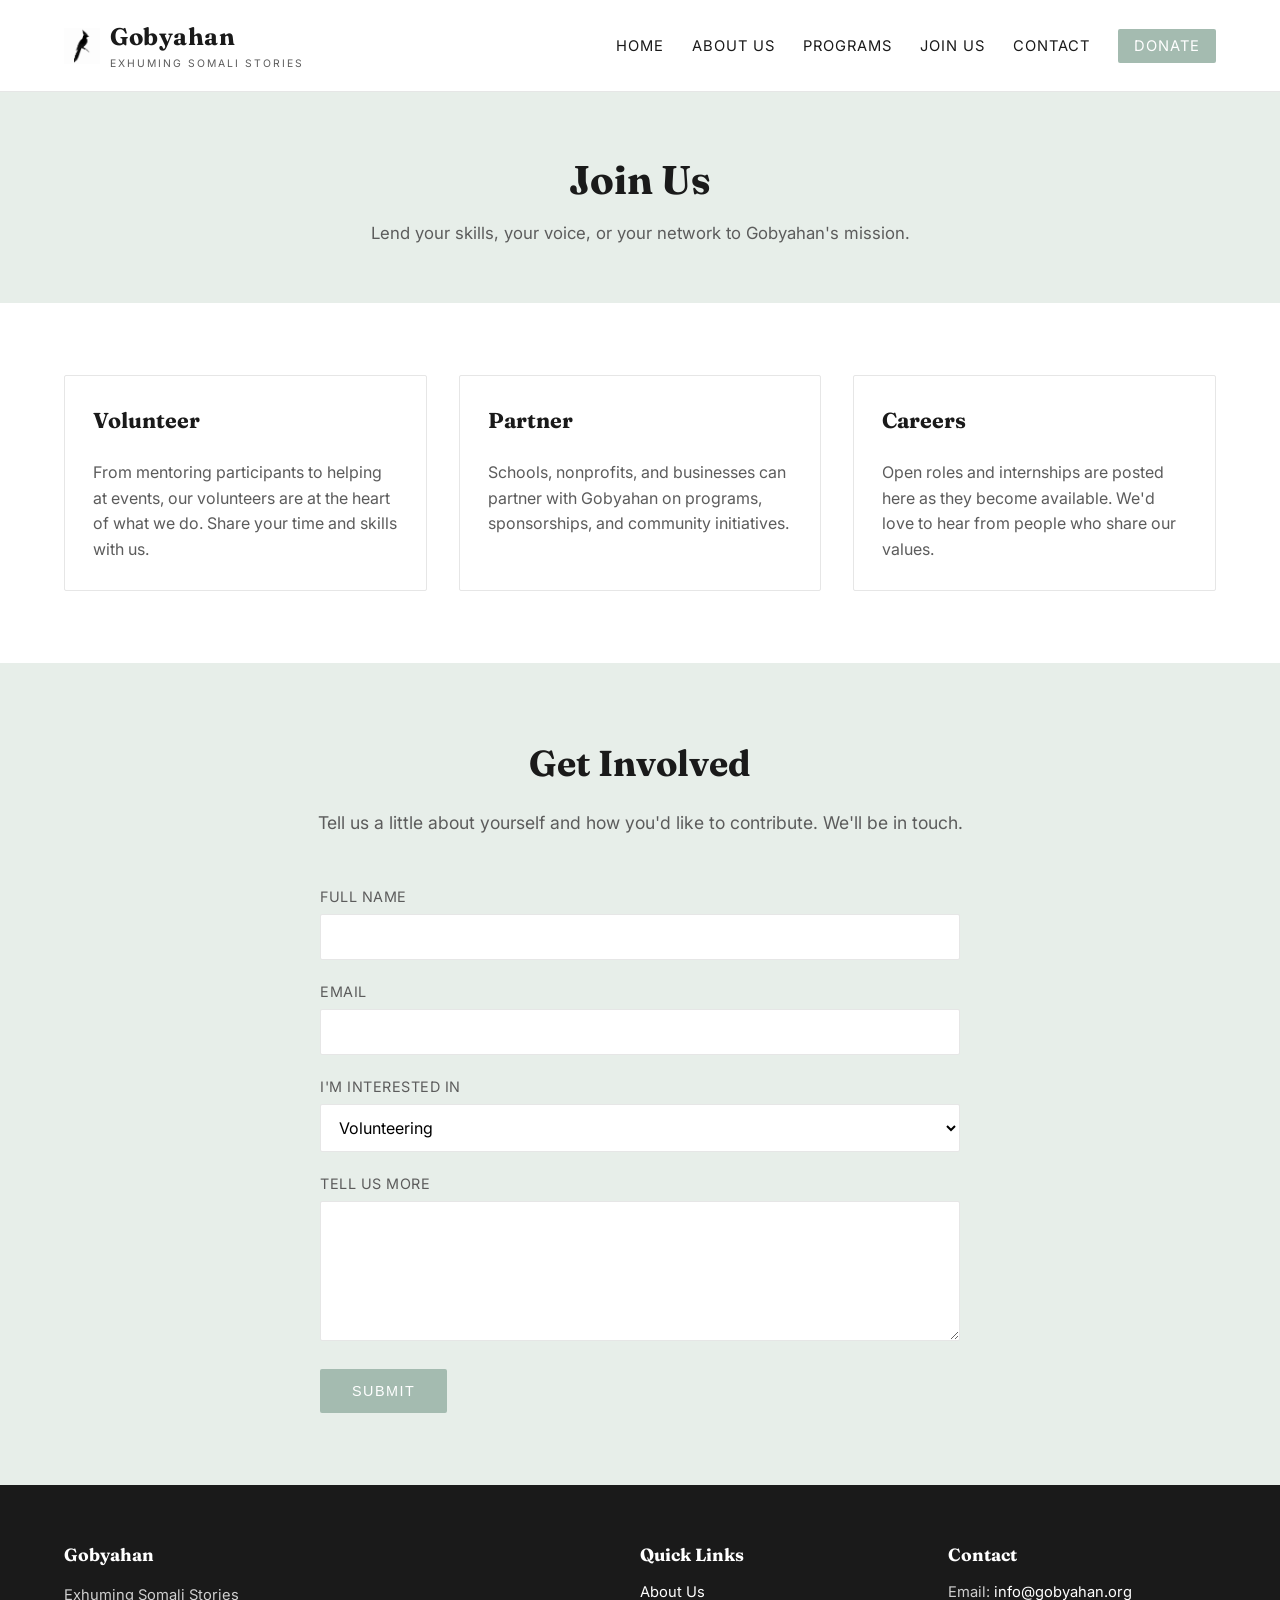
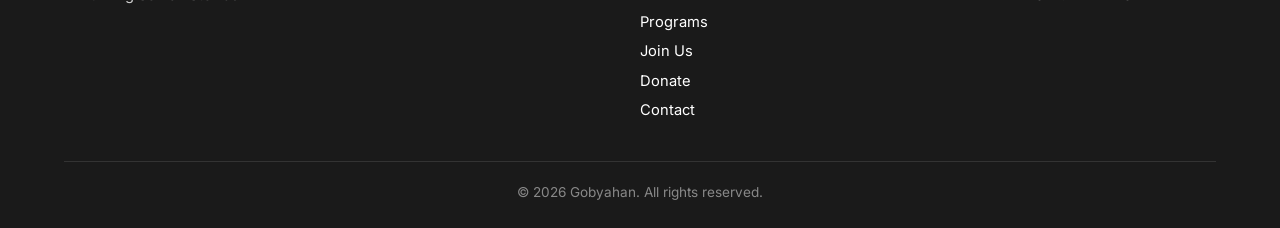
<file: join.html>
<!DOCTYPE html>
<html lang="en">
<head>
  <meta charset="UTF-8" />
  <meta name="viewport" content="width=device-width, initial-scale=1.0" />
  <title>Join Us — Gobyahan</title>
  <meta name="description" content="Volunteer, partner, or collaborate with Gobyahan to support Somali youth storytelling, climate awareness, and cultural preservation." />
  <link rel="preconnect" href="https://fonts.googleapis.com" />
  <link rel="preconnect" href="https://fonts.gstatic.com" crossorigin />
  <link href="https://fonts.googleapis.com/css2?family=Fraunces:ital,opsz,wght@0,9..144,300;0,9..144,500;0,9..144,600;1,9..144,400;1,9..144,500&family=Inter:wght@400;500;600;700&display=swap" rel="stylesheet" />
  <link rel="stylesheet" href="css/styles.css" />
</head>
<body>
  <header class="site-header">
    <div class="container">
      <a href="index.html" class="brand">
        <img src="images/gobyahan-logo.png" alt="" class="brand-logo" />
        <span class="brand-text">Gobyahan<small>Exhuming Somali Stories</small></span>
      </a>
      <button class="nav-toggle" aria-label="Open menu">&#9776;</button>
      <nav class="site-nav">
        <ul>
          <li><a href="index.html">Home</a></li>
          <li><a href="about.html">About Us</a></li>
          <li><a href="programs.html">Programs</a></li>
          <li><a href="join.html">Join Us</a></li>
          <li><a href="contact.html">Contact</a></li>
          <li><a href="donate.html" class="donate">Donate</a></li>
        </ul>
      </nav>
    </div>
  </header>

  <div class="page-header">
    <div class="container">
      <h1>Join Us</h1>
      <p>Lend your skills, your voice, or your network to Gobyahan's mission.</p>
    </div>
  </div>

  <section>
    <div class="container">
      <div class="grid grid-3">
        <div class="card">
          <h3>Volunteer</h3>
          <p>From mentoring participants to helping at events, our volunteers are at the heart of what we do. Share your time and skills with us.</p>
        </div>
        <div class="card">
          <h3>Partner</h3>
          <p>Schools, nonprofits, and businesses can partner with Gobyahan on programs, sponsorships, and community initiatives.</p>
        </div>
        <div class="card">
          <h3>Careers</h3>
          <p>Open roles and internships are posted here as they become available. We'd love to hear from people who share our values.</p>
        </div>
      </div>
    </div>
  </section>

  <section class="alt">
    <div class="container">
      <h2 class="section-title">Get Involved</h2>
      <p class="section-lead">Tell us a little about yourself and how you'd like to contribute. We'll be in touch.</p>
      <form data-ajax action="https://formsubmit.co/info@gobyahan.org" method="POST">
        <input type="hidden" name="_subject" value="Gobyahan — Get Involved submission" />
        <input type="hidden" name="_template" value="box" />
        <input type="hidden" name="_captcha" value="false" />
        <div class="form-row">
          <label for="name">Full Name</label>
          <input type="text" id="name" name="name" required />
        </div>
        <div class="form-row">
          <label for="email">Email</label>
          <input type="email" id="email" name="email" required />
        </div>
        <div class="form-row">
          <label for="interest">I'm interested in</label>
          <select id="interest" name="interest">
            <option>Volunteering</option>
            <option>Partnership</option>
            <option>Internship / Career</option>
            <option>Other</option>
          </select>
        </div>
        <div class="form-row">
          <label for="message">Tell us more</label>
          <textarea id="message" name="message"></textarea>
        </div>
        <button type="submit" class="btn">Submit</button>
      </form>
    </div>
  </section>

  <footer class="site-footer">
    <div class="container">
      <div class="footer-grid">
        <div>
          <h4>Gobyahan</h4>
          <p>Exhuming Somali Stories</p>
        </div>
        <div>
          <h4>Quick Links</h4>
          <ul>
            <li><a href="about.html">About Us</a></li>
            <li><a href="programs.html">Programs</a></li>
            <li><a href="join.html">Join Us</a></li>
            <li><a href="donate.html">Donate</a></li>
            <li><a href="contact.html">Contact</a></li>
          </ul>
        </div>
        <div>
          <h4>Contact</h4>
          <ul>
            <li>Email: <a href="mailto:info@gobyahan.org">info@gobyahan.org</a></li>
          </ul>
        </div>
      </div>
      <div class="footer-bottom">
        &copy; <span id="year">2026</span> Gobyahan. All rights reserved.
      </div>
    </div>
  </footer>

  <script src="js/main.js"></script>
  <script>document.getElementById('year').textContent = new Date().getFullYear();</script>
</body>
</html>
</file>
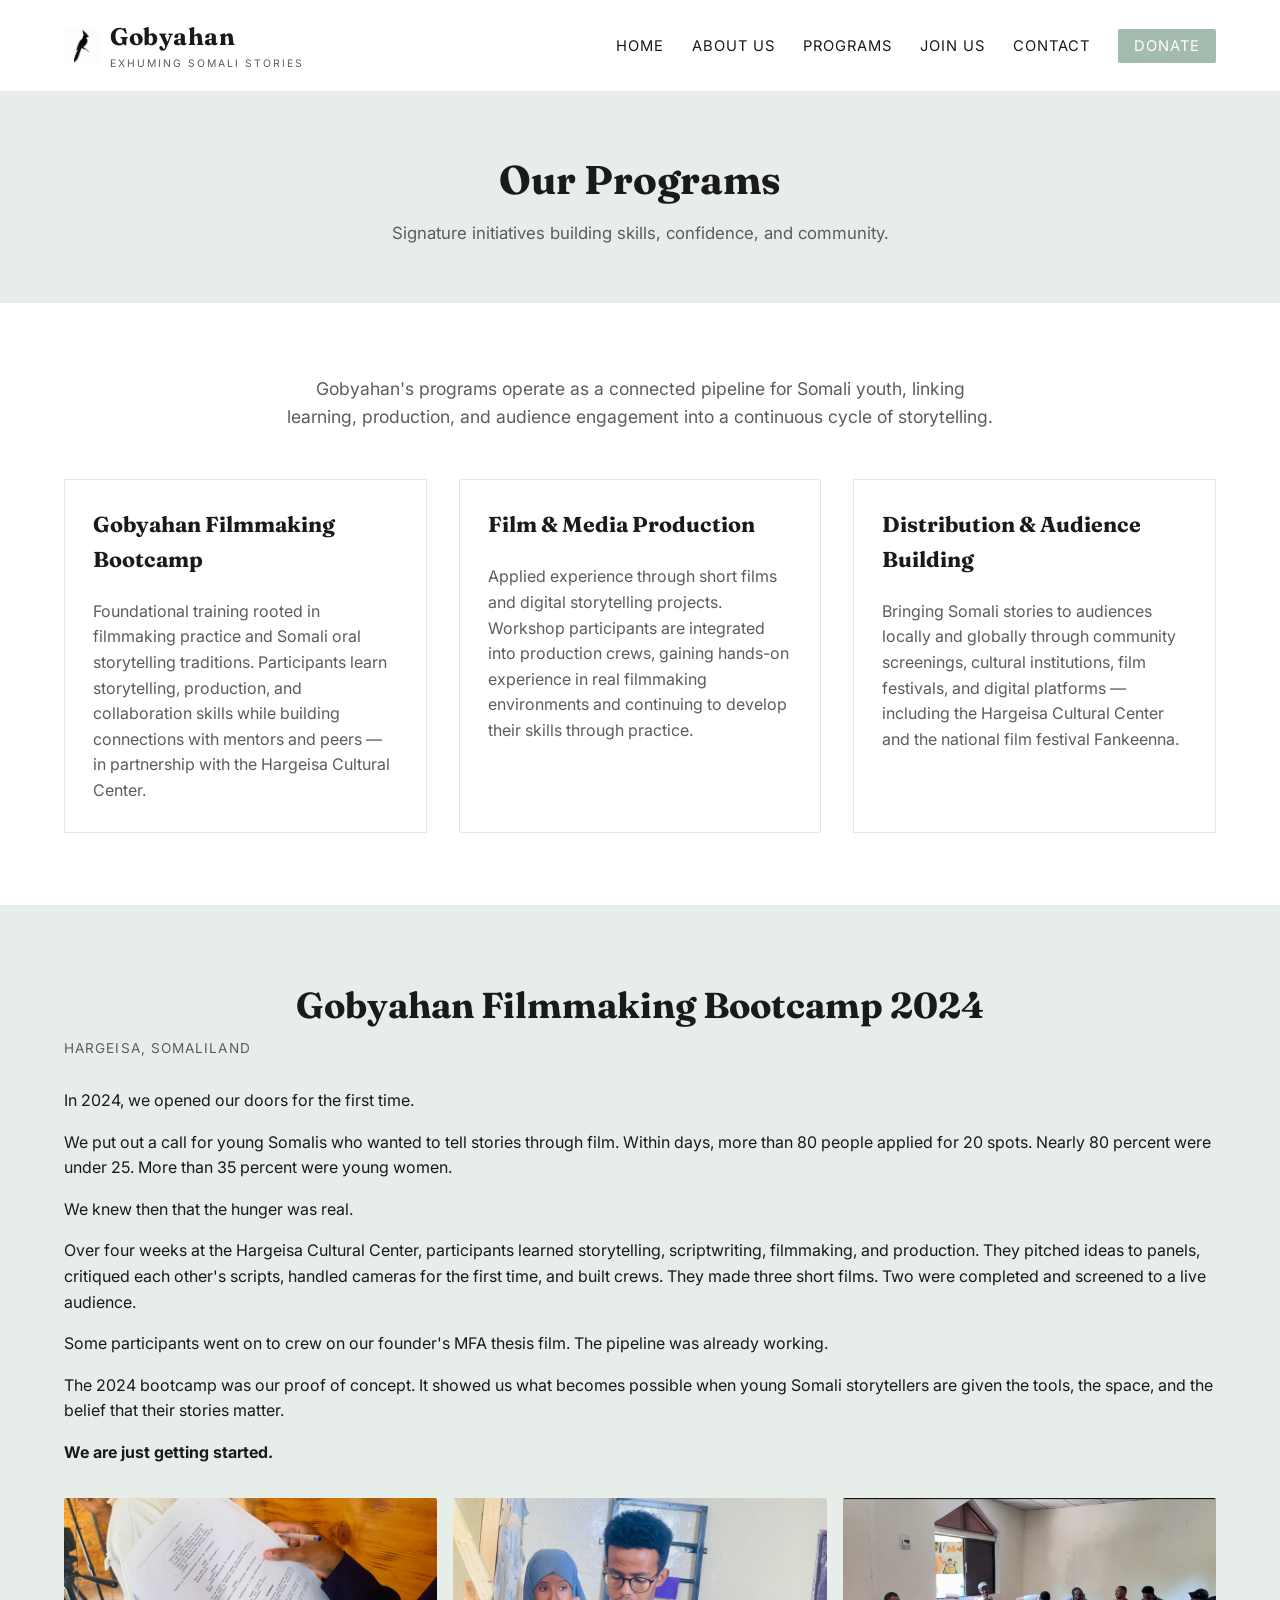
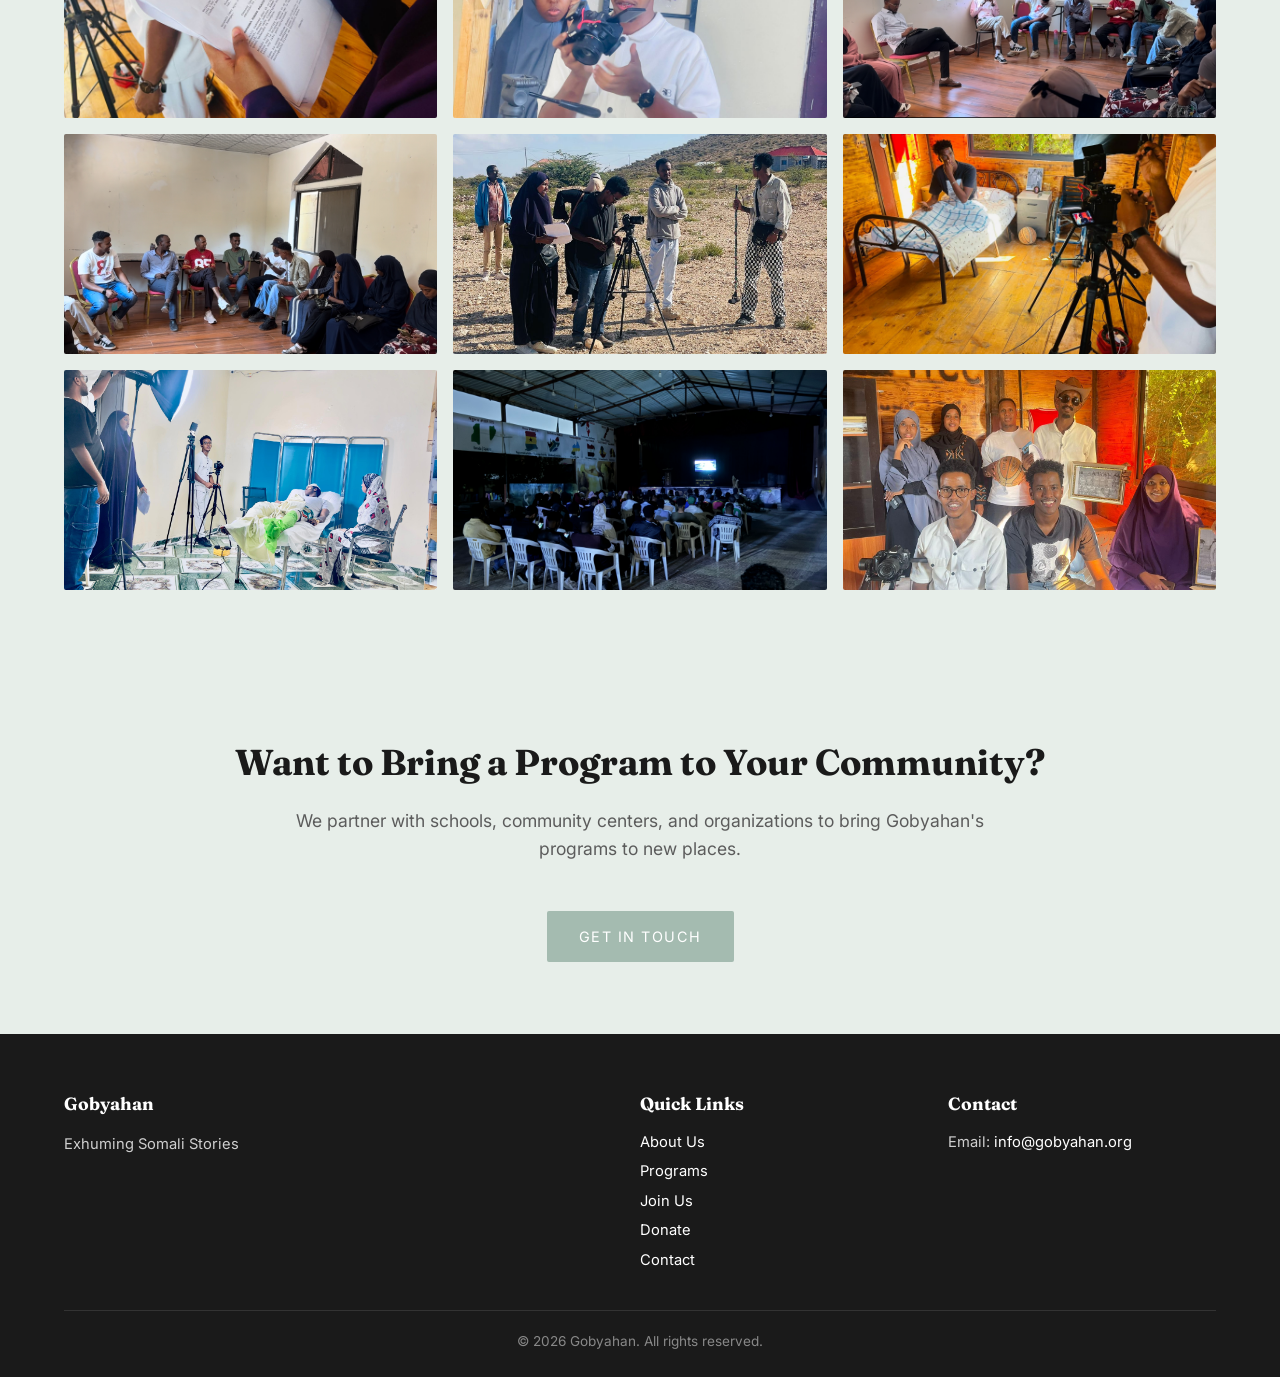
<file: programs.html>
<!DOCTYPE html>
<html lang="en">
<head>
  <meta charset="UTF-8" />
  <meta name="viewport" content="width=device-width, initial-scale=1.0" />
  <title>Programs — Gobyahan</title>
  <meta name="description" content="Explore Gobyahan's programs: storytelling workshops, film and media production, and distribution and audience building for Somali youth." />
  <link rel="preconnect" href="https://fonts.googleapis.com" />
  <link rel="preconnect" href="https://fonts.gstatic.com" crossorigin />
  <link href="https://fonts.googleapis.com/css2?family=Fraunces:ital,opsz,wght@0,9..144,300;0,9..144,500;0,9..144,600;1,9..144,400;1,9..144,500&family=Inter:wght@400;500;600;700&display=swap" rel="stylesheet" />
  <link rel="stylesheet" href="css/styles.css" />
</head>
<body>
  <header class="site-header">
    <div class="container">
      <a href="index.html" class="brand">
        <img src="images/gobyahan-logo.png" alt="" class="brand-logo" />
        <span class="brand-text">Gobyahan<small>Exhuming Somali Stories</small></span>
      </a>
      <button class="nav-toggle" aria-label="Open menu">&#9776;</button>
      <nav class="site-nav">
        <ul>
          <li><a href="index.html">Home</a></li>
          <li><a href="about.html">About Us</a></li>
          <li><a href="programs.html">Programs</a></li>
          <li><a href="join.html">Join Us</a></li>
          <li><a href="contact.html">Contact</a></li>
          <li><a href="donate.html" class="donate">Donate</a></li>
        </ul>
      </nav>
    </div>
  </header>

  <div class="page-header">
    <div class="container">
      <h1>Our Programs</h1>
      <p>Signature initiatives building skills, confidence, and community.</p>
    </div>
  </div>

  <section>
    <div class="container">
      <p class="section-lead">Gobyahan's programs operate as a connected pipeline for Somali youth, linking learning, production, and audience engagement into a continuous cycle of storytelling.</p>
      <div class="grid grid-3">
        <div class="card">
          <a class="card-link" href="#bootcamp-2024">
            <h3>Gobyahan Filmmaking Bootcamp</h3>
            <p>Foundational training rooted in filmmaking practice and Somali oral storytelling traditions. Participants learn storytelling, production, and collaboration skills while building connections with mentors and peers — in partnership with the Hargeisa Cultural Center.</p>
          </a>
        </div>
        <div class="card">
          <h3>Film &amp; Media Production</h3>
          <p>Applied experience through short films and digital storytelling projects. Workshop participants are integrated into production crews, gaining hands-on experience in real filmmaking environments and continuing to develop their skills through practice.</p>
        </div>
        <div class="card">
          <h3>Distribution &amp; Audience Building</h3>
          <p>Bringing Somali stories to audiences locally and globally through community screenings, cultural institutions, film festivals, and digital platforms — including the Hargeisa Cultural Center and the national film festival Fankeenna.</p>
        </div>
      </div>
    </div>
  </section>

  <section class="alt bootcamp-recap" id="bootcamp-2024">
    <div class="container">
      <h2 class="section-title">Gobyahan Filmmaking Bootcamp 2024</h2>
      <p class="bootcamp-location">Hargeisa, Somaliland</p>
      <p>In 2024, we opened our doors for the first time.</p>
      <p>We put out a call for young Somalis who wanted to tell stories through film. Within days, more than 80 people applied for 20 spots. Nearly 80 percent were under 25. More than 35 percent were young women.</p>
      <p>We knew then that the hunger was real.</p>
      <p>Over four weeks at the Hargeisa Cultural Center, participants learned storytelling, scriptwriting, filmmaking, and production. They pitched ideas to panels, critiqued each other's scripts, handled cameras for the first time, and built crews. They made three short films. Two were completed and screened to a live audience.</p>
      <p>Some participants went on to crew on our founder's MFA thesis film. The pipeline was already working.</p>
      <p>The 2024 bootcamp was our proof of concept. It showed us what becomes possible when young Somali storytellers are given the tools, the space, and the belief that their stories matter.</p>
      <p><strong>We are just getting started.</strong></p>
      <div class="bootcamp-gallery">
        <img src="images/bootcamp-01.jpg" alt="A participant reviewing a Somali-language shooting script during the bootcamp" />
        <img src="images/bootcamp-02.jpg" alt="Participants reviewing footage on a camera during production" />
        <img src="images/bootcamp-03.jpg" alt="Participants and mentors in a workshop discussion circle" />
        <img src="images/bootcamp-04.jpg" alt="Another workshop discussion circle at the Hargeisa Cultural Center" />
        <img src="images/bootcamp-05.jpg" alt="A crew filming on location in the Somaliland countryside" />
        <img src="images/bootcamp-06.jpg" alt="Behind the scenes on the set of one of the bootcamp's short films" />
        <img src="images/bootcamp-07.jpg" alt="Behind the scenes filming a hospital-room scene for a bootcamp short film" />
        <img src="images/bootcamp-08.jpg" alt="An audience watching a film screening at the Hargeisa Cultural Center" />
        <img src="images/bootcamp-09.jpg" alt="The 2024 bootcamp cohort and crew together at the Hargeisa Cultural Center" />
      </div>
    </div>
  </section>

  <section class="alt">
    <div class="container" style="text-align: center;">
      <h2 class="section-title">Want to Bring a Program to Your Community?</h2>
      <p class="section-lead">We partner with schools, community centers, and organizations to bring Gobyahan's programs to new places.</p>
      <a href="contact.html" class="btn">Get in Touch</a>
    </div>
  </section>

  <footer class="site-footer">
    <div class="container">
      <div class="footer-grid">
        <div>
          <h4>Gobyahan</h4>
          <p>Exhuming Somali Stories</p>
        </div>
        <div>
          <h4>Quick Links</h4>
          <ul>
            <li><a href="about.html">About Us</a></li>
            <li><a href="programs.html">Programs</a></li>
            <li><a href="join.html">Join Us</a></li>
            <li><a href="donate.html">Donate</a></li>
            <li><a href="contact.html">Contact</a></li>
          </ul>
        </div>
        <div>
          <h4>Contact</h4>
          <ul>
            <li>Email: <a href="mailto:info@gobyahan.org">info@gobyahan.org</a></li>
          </ul>
        </div>
      </div>
      <div class="footer-bottom">
        &copy; <span id="year">2026</span> Gobyahan. All rights reserved.
      </div>
    </div>
  </footer>

  <script src="js/main.js"></script>
  <script>document.getElementById('year').textContent = new Date().getFullYear();</script>
</body>
</html>
</file>
<file: css/styles.css>
/* Gobyahan website styles */
:root {
  --color-bg: #ffffff;
  --color-text: #1a1a1a;
  --color-muted: #5c5c5c;
  --color-accent: #A4BBB0;
  --color-accent-dark: #83968D;
  --color-soft: #E7EEE9;
  --color-border: #e6e6e6;
  --max-width: 1200px;
  --font-sans: 'Inter', 'Helvetica Neue', Arial, sans-serif;
  --font-serif: 'Fraunces', Georgia, 'Times New Roman', serif;
}

* { box-sizing: border-box; }

html, body {
  margin: 0;
  padding: 0;
  font-family: var(--font-sans);
  color: var(--color-text);
  background: var(--color-bg);
  line-height: 1.6;
  -webkit-font-smoothing: antialiased;
}

a {
  color: var(--color-accent);
  text-decoration: none;
}
a:hover { text-decoration: underline; }

img { max-width: 100%; display: block; }

.container {
  max-width: var(--max-width);
  margin: 0 auto;
  padding: 0 24px;
}

/* Header */
.site-header {
  border-bottom: 1px solid var(--color-border);
  background: #fff;
  position: sticky;
  top: 0;
  z-index: 100;
}
.site-header .container {
  display: flex;
  align-items: center;
  justify-content: space-between;
  padding-top: 18px;
  padding-bottom: 18px;
}
.brand {
  display: inline-flex;
  align-items: center;
  gap: 10px;
  font-family: var(--font-serif);
  font-size: 1.5rem;
  font-weight: bold;
  color: var(--color-text);
  letter-spacing: 0.5px;
}
.brand:hover { text-decoration: none; }
.brand-logo {
  height: 36px;
  width: auto;
  display: block;
}
.brand small {
  display: block;
  font-family: var(--font-sans);
  font-size: 0.65rem;
  font-weight: normal;
  color: var(--color-muted);
  letter-spacing: 2px;
  text-transform: uppercase;
}

/* Nav */
.nav-toggle {
  display: none;
  background: none;
  border: 0;
  font-size: 1.5rem;
  cursor: pointer;
}
.site-nav ul {
  list-style: none;
  display: flex;
  gap: 28px;
  margin: 0;
  padding: 0;
}
.site-nav a {
  color: var(--color-text);
  font-size: 0.92rem;
  text-transform: uppercase;
  letter-spacing: 1px;
}
.site-nav a:hover { color: var(--color-accent); text-decoration: none; }
.site-nav a.donate {
  background: var(--color-accent);
  color: #fff;
  padding: 8px 16px;
  border-radius: 2px;
}
.site-nav a.donate:hover { background: var(--color-accent-dark); }

/* Hero */
.hero {
  position: relative;
  min-height: 520px;
  display: flex;
  align-items: center;
  justify-content: center;
  text-align: center;
  color: #fff;
  background: linear-gradient(rgba(0,0,0,0.45), rgba(0,0,0,0.45)),
              url('../images/hero.jpg');
  background-size: cover;
  background-position: center;
}
.hero-inner { padding: 80px 24px; max-width: 800px; }
.hero h1 {
  font-family: var(--font-serif);
  font-size: 3rem;
  margin: 0 0 16px;
  line-height: 1.15;
}
.hero p {
  font-size: 1.15rem;
  margin: 0 0 32px;
  opacity: 0.95;
}
.btn {
  display: inline-block;
  padding: 14px 32px;
  background: var(--color-accent);
  color: #fff;
  text-transform: uppercase;
  letter-spacing: 1.5px;
  font-size: 0.9rem;
  border-radius: 2px;
  border: 0;
  cursor: pointer;
}
.btn:hover { background: var(--color-accent-dark); text-decoration: none; }
.btn-outline {
  background: transparent;
  border: 2px solid #fff;
  color: #fff;
}
.btn-outline:hover { background: #fff; color: var(--color-accent); }

/* Sections */
section { padding: 72px 0; }
section.alt { background: var(--color-soft); }
.section-title {
  font-family: var(--font-serif);
  font-size: 2.25rem;
  margin: 0 0 16px;
  text-align: center;
}
.section-lead {
  text-align: center;
  font-size: 1.1rem;
  color: var(--color-muted);
  max-width: 720px;
  margin: 0 auto 48px;
}

/* Page header (sub-pages) */
.page-header {
  background: var(--color-soft);
  padding: 56px 0;
  text-align: center;
}
.page-header h1 {
  font-family: var(--font-serif);
  font-size: 2.5rem;
  margin: 0 0 8px;
}
.page-header p {
  margin: 0;
  color: var(--color-muted);
  font-size: 1.05rem;
}

/* Grid */
.grid {
  display: grid;
  gap: 32px;
}
.grid-3 { grid-template-columns: repeat(3, 1fr); }
.grid-2 { grid-template-columns: repeat(2, 1fr); }

.card {
  background: #fff;
  border: 1px solid var(--color-border);
  padding: 28px;
  border-radius: 2px;
}
.card h3 {
  font-family: var(--font-serif);
  margin-top: 0;
  font-size: 1.35rem;
}
.card p { color: var(--color-muted); margin-bottom: 0; }

/* Two-column content */
.two-col {
  display: grid;
  grid-template-columns: 1fr 1fr;
  gap: 56px;
  align-items: center;
}
.two-col h2 {
  font-family: var(--font-serif);
  font-size: 2rem;
  margin-top: 0;
}
.placeholder-image {
  background: linear-gradient(135deg, #d6c5a8 0%, var(--color-accent) 100%);
  min-height: 320px;
  border-radius: 2px;
  display: flex;
  align-items: center;
  justify-content: center;
  color: #fff;
  font-family: var(--font-serif);
  font-style: italic;
}

/* Board members */
.board-grid {
  display: grid;
  grid-template-columns: repeat(3, 1fr);
  gap: 40px;
}
.board-member {
  text-align: center;
}
.board-member .avatar,
.board-member .avatar-img {
  width: 200px;
  height: 200px;
  border-radius: 50%;
  margin: 0 auto 20px;
}
.board-member .avatar {
  background: linear-gradient(135deg, var(--color-accent), var(--color-accent-dark));
  display: flex;
  align-items: center;
  justify-content: center;
  color: #fff;
  font-size: 3.5rem;
  font-family: var(--font-serif);
}
.board-member .avatar-img {
  object-fit: cover;
  display: block;
}
.board-member h4 {
  margin: 0 0 4px;
  font-family: var(--font-serif);
  font-size: 1.25rem;
}
.board-role {
  display: block;
  color: var(--color-muted);
  font-size: 0.9rem;
}

/* Board card (opens full-profile modal) */
.board-card {
  cursor: pointer;
  border-radius: 6px;
  padding: 24px 16px;
  margin: -24px -16px;
  transition: background 0.15s ease;
}
.board-card:hover,
.board-card:focus-visible {
  background: var(--color-soft);
  outline: none;
}
.board-toggle-label {
  display: inline-flex;
  align-items: center;
  gap: 4px;
  margin-top: 16px;
  padding: 9px 20px;
  border: 1.5px solid var(--color-accent-dark);
  border-radius: 999px;
  font-family: var(--font-sans);
  font-size: 0.78rem;
  font-weight: 600;
  text-transform: uppercase;
  letter-spacing: 0.06em;
  color: var(--color-accent-dark);
  transition: background 0.15s ease, color 0.15s ease;
}
.board-card:hover .board-toggle-label,
.board-card:focus-visible .board-toggle-label {
  background: var(--color-accent-dark);
  color: #fff;
}
.board-toggle-label .chevron { font-size: 1rem; }

/* Board full-profile modal */
.board-modal {
  position: fixed;
  inset: 0;
  z-index: 100;
  display: flex;
  align-items: center;
  justify-content: center;
  padding: 24px;
}
.board-modal[hidden] { display: none; }
.board-modal-backdrop {
  position: absolute;
  inset: 0;
  background: rgba(20, 24, 22, 0.6);
}
.board-modal-panel {
  position: relative;
  background: #fff;
  width: 100%;
  max-width: 920px;
  max-height: 85vh;
  border-radius: 8px;
  overflow: hidden;
  display: grid;
  grid-template-columns: 0.85fr 1fr;
}
.board-modal-media {
  position: relative;
  min-height: 360px;
}
.board-modal-photo {
  width: 100%;
  height: 100%;
  object-fit: cover;
  display: block;
}
.board-modal-body {
  padding: 48px 44px;
  overflow-y: auto;
  max-height: 85vh;
}
.board-modal-close {
  position: absolute;
  top: 16px;
  right: 16px;
  width: 36px;
  height: 36px;
  border-radius: 50%;
  border: 1px solid var(--color-border);
  background: #fff;
  color: var(--color-text);
  font-size: 1.25rem;
  line-height: 1;
  cursor: pointer;
  z-index: 2;
  box-shadow: 0 2px 8px rgba(0, 0, 0, 0.15);
}
.board-modal-close:hover { background: var(--color-soft); }
.board-modal-body h3 {
  font-family: var(--font-serif);
  font-size: 1.8rem;
  margin: 0 0 4px;
}
.board-modal-body .board-role { text-align: left; margin-bottom: 20px; }
.board-modal-body p {
  color: var(--color-muted);
  margin: 0 0 14px;
}
.board-modal-body p:last-child { margin-bottom: 0; }
body.modal-open { overflow: hidden; }
@media (max-width: 640px) {
  .board-modal-panel {
    grid-template-columns: 1fr;
    max-height: 90vh;
    overflow-y: auto;
  }
  .board-modal-media { min-height: 260px; }
  .board-modal-body { padding: 32px 24px; max-height: none; overflow-y: visible; }
}

/* Our Story */
.story-grid {
  display: grid;
  grid-template-columns: 1.3fr 1fr;
  gap: 40px;
  align-items: start;
}
.story-grid .story-media {
  display: flex;
  flex-direction: column;
  gap: 24px;
  position: sticky;
  top: 110px;
}
.story-image {
  width: 100%;
  max-height: 300px;
  border-radius: 4px;
  display: block;
  object-fit: cover;
}
@media (max-width: 880px) {
  .story-grid { grid-template-columns: 1fr; }
  .story-grid .story-media { position: static; margin-top: 24px; }
  .story-image { max-height: none; }
}

/* Forms */
form {
  max-width: 640px;
  margin: 0 auto;
}
.form-row {
  margin-bottom: 20px;
}
label {
  display: block;
  margin-bottom: 6px;
  font-size: 0.9rem;
  letter-spacing: 0.5px;
  text-transform: uppercase;
  color: var(--color-muted);
}
input[type=text],
input[type=email],
input[type=tel],
textarea,
select {
  width: 100%;
  padding: 12px 14px;
  font-size: 1rem;
  border: 1px solid var(--color-border);
  border-radius: 2px;
  font-family: inherit;
  background: #fff;
}
textarea { min-height: 140px; resize: vertical; }
input:focus, textarea:focus, select:focus {
  outline: 0;
  border-color: var(--color-accent);
}

/* Donate */
.donate-amounts {
  display: flex;
  gap: 12px;
  flex-wrap: wrap;
  margin-bottom: 24px;
  justify-content: center;
}
.donate-amounts button {
  flex: 1 1 100px;
  padding: 16px;
  background: #fff;
  border: 2px solid var(--color-border);
  font-size: 1.1rem;
  font-weight: bold;
  cursor: pointer;
  border-radius: 2px;
}
.donate-amounts button:hover,
.donate-amounts button.active {
  border-color: var(--color-accent);
  color: var(--color-accent);
}

/* Footer */
.site-footer {
  background: #1a1a1a;
  color: #cfcfcf;
  padding: 56px 0 24px;
  font-size: 0.92rem;
}
.site-footer a { color: #fff; }
.footer-grid {
  display: grid;
  grid-template-columns: 2fr 1fr 1fr;
  gap: 40px;
  margin-bottom: 32px;
}
.site-footer h4 {
  color: #fff;
  font-family: var(--font-serif);
  margin: 0 0 12px;
  font-size: 1.1rem;
}
.site-footer ul {
  list-style: none;
  padding: 0;
  margin: 0;
}
.site-footer li { margin-bottom: 6px; }
.footer-bottom {
  border-top: 1px solid #333;
  padding-top: 20px;
  text-align: center;
  font-size: 0.85rem;
  color: #888;
}

/* Our Story letter */
.letter {
  max-width: 640px;
  margin: 0 auto;
  padding: 48px 56px;
  background: var(--color-soft);
  border: 1px solid var(--color-border);
  border-radius: 2px;
  box-shadow: 0 12px 32px rgba(26, 26, 26, 0.06);
  font-family: var(--font-serif);
}
.letter p {
  margin: 0 0 20px;
  color: var(--color-text);
  font-size: 1.05rem;
}
.letter .letter-salutation {
  font-size: 1.15rem;
  margin-bottom: 28px;
}
.letter .letter-signoff {
  margin-top: 32px;
  margin-bottom: 0;
  font-style: italic;
}
.letter .letter-signature {
  margin-top: 4px;
  font-size: 1.1rem;
}
.letter .letter-signature small {
  display: block;
  font-family: var(--font-sans);
  font-style: normal;
  font-size: 0.8rem;
  color: var(--color-muted);
  margin-top: 2px;
}

/* Bootcamp recap */
.bootcamp-recap {
  scroll-margin-top: 96px;
}
.bootcamp-recap .section-title { margin-bottom: 4px; }
.bootcamp-recap .bootcamp-location {
  color: var(--color-muted);
  font-family: var(--font-sans);
  text-transform: uppercase;
  letter-spacing: 0.08em;
  font-size: 0.85rem;
  margin-top: 0;
  margin-bottom: 28px;
}
.bootcamp-gallery {
  display: grid;
  grid-template-columns: repeat(3, 1fr);
  gap: 16px;
  margin-top: 32px;
}
.bootcamp-gallery img {
  width: 100%;
  height: 220px;
  object-fit: cover;
  border-radius: 2px;
  display: block;
}
.card-link {
  color: inherit;
  display: block;
}
.card-link:hover h3 { color: var(--color-accent); text-decoration: none; }

/* Stats bar */
.stats-section { padding: 48px 0; }
.stats-grid {
  display: grid;
  grid-template-columns: repeat(4, 1fr);
  gap: 24px;
  text-align: center;
}
.stat-number {
  display: block;
  font-family: var(--font-serif);
  font-size: 2.5rem;
  color: var(--color-accent-dark);
}
.stat-label {
  display: block;
  font-family: var(--font-sans);
  font-size: 0.8rem;
  text-transform: uppercase;
  letter-spacing: 0.06em;
  color: var(--color-muted);
  margin-top: 4px;
}

/* Photo slideshow */
.slideshow {
  position: relative;
  max-width: 900px;
  margin: 32px auto 0;
  border-radius: 4px;
  overflow: hidden;
  background: #1a1a1a;
}
.slideshow-track {
  position: relative;
  aspect-ratio: 16 / 10;
}
.slide {
  position: absolute;
  inset: 0;
  width: 100%;
  height: 100%;
  object-fit: cover;
  opacity: 0;
  transition: opacity 0.6s ease;
  pointer-events: none;
}
.slide.active {
  opacity: 1;
  pointer-events: auto;
}
.slideshow-arrow {
  position: absolute;
  top: 50%;
  transform: translateY(-50%);
  background: rgba(0, 0, 0, 0.4);
  color: #fff;
  border: 0;
  width: 40px;
  height: 40px;
  border-radius: 50%;
  cursor: pointer;
  font-size: 0.9rem;
  display: flex;
  align-items: center;
  justify-content: center;
  z-index: 2;
}
.slideshow-arrow:hover { background: rgba(0, 0, 0, 0.65); }
.slideshow-arrow.prev { left: 16px; }
.slideshow-arrow.next { right: 16px; }
.slideshow-dots {
  position: absolute;
  bottom: 16px;
  left: 50%;
  transform: translateX(-50%);
  display: flex;
  gap: 6px;
  z-index: 2;
}
.slideshow-dots button {
  width: 8px;
  height: 8px;
  border-radius: 50%;
  border: 0;
  background: rgba(255, 255, 255, 0.5);
  cursor: pointer;
  padding: 0;
}
.slideshow-dots button.active { background: #fff; }

/* Toast notification */
.toast {
  position: fixed;
  top: 24px;
  left: 50%;
  transform: translateX(-50%) translateY(-16px);
  background: var(--color-accent-dark);
  color: #fff;
  padding: 14px 28px;
  border-radius: 999px;
  font-family: var(--font-sans);
  font-size: 0.9rem;
  font-weight: 600;
  box-shadow: 0 8px 24px rgba(0, 0, 0, 0.18);
  opacity: 0;
  pointer-events: none;
  transition: opacity 0.25s ease, transform 0.25s ease;
  z-index: 200;
  max-width: calc(100% - 48px);
  text-align: center;
}
.toast.show {
  opacity: 1;
  transform: translateX(-50%) translateY(0);
}
.toast.toast-error { background: #b3261e; }

/* Responsive */
@media (max-width: 880px) {
  .grid-3, .grid-2, .two-col, .footer-grid { grid-template-columns: 1fr; }
  .board-grid { grid-template-columns: repeat(2, 1fr); }
  .bootcamp-gallery { grid-template-columns: repeat(2, 1fr); }
  .stats-grid { grid-template-columns: repeat(2, 1fr); gap: 32px; }
  .letter { padding: 32px 28px; }
  .hero h1 { font-size: 2.25rem; }
  .nav-toggle { display: block; }
  .site-nav {
    display: none;
    position: absolute;
    top: 100%;
    left: 0;
    right: 0;
    background: #fff;
    border-bottom: 1px solid var(--color-border);
    padding: 16px 24px;
  }
  .site-nav.open { display: block; }
  .site-nav ul {
    flex-direction: column;
    gap: 16px;
  }
}
</file>
